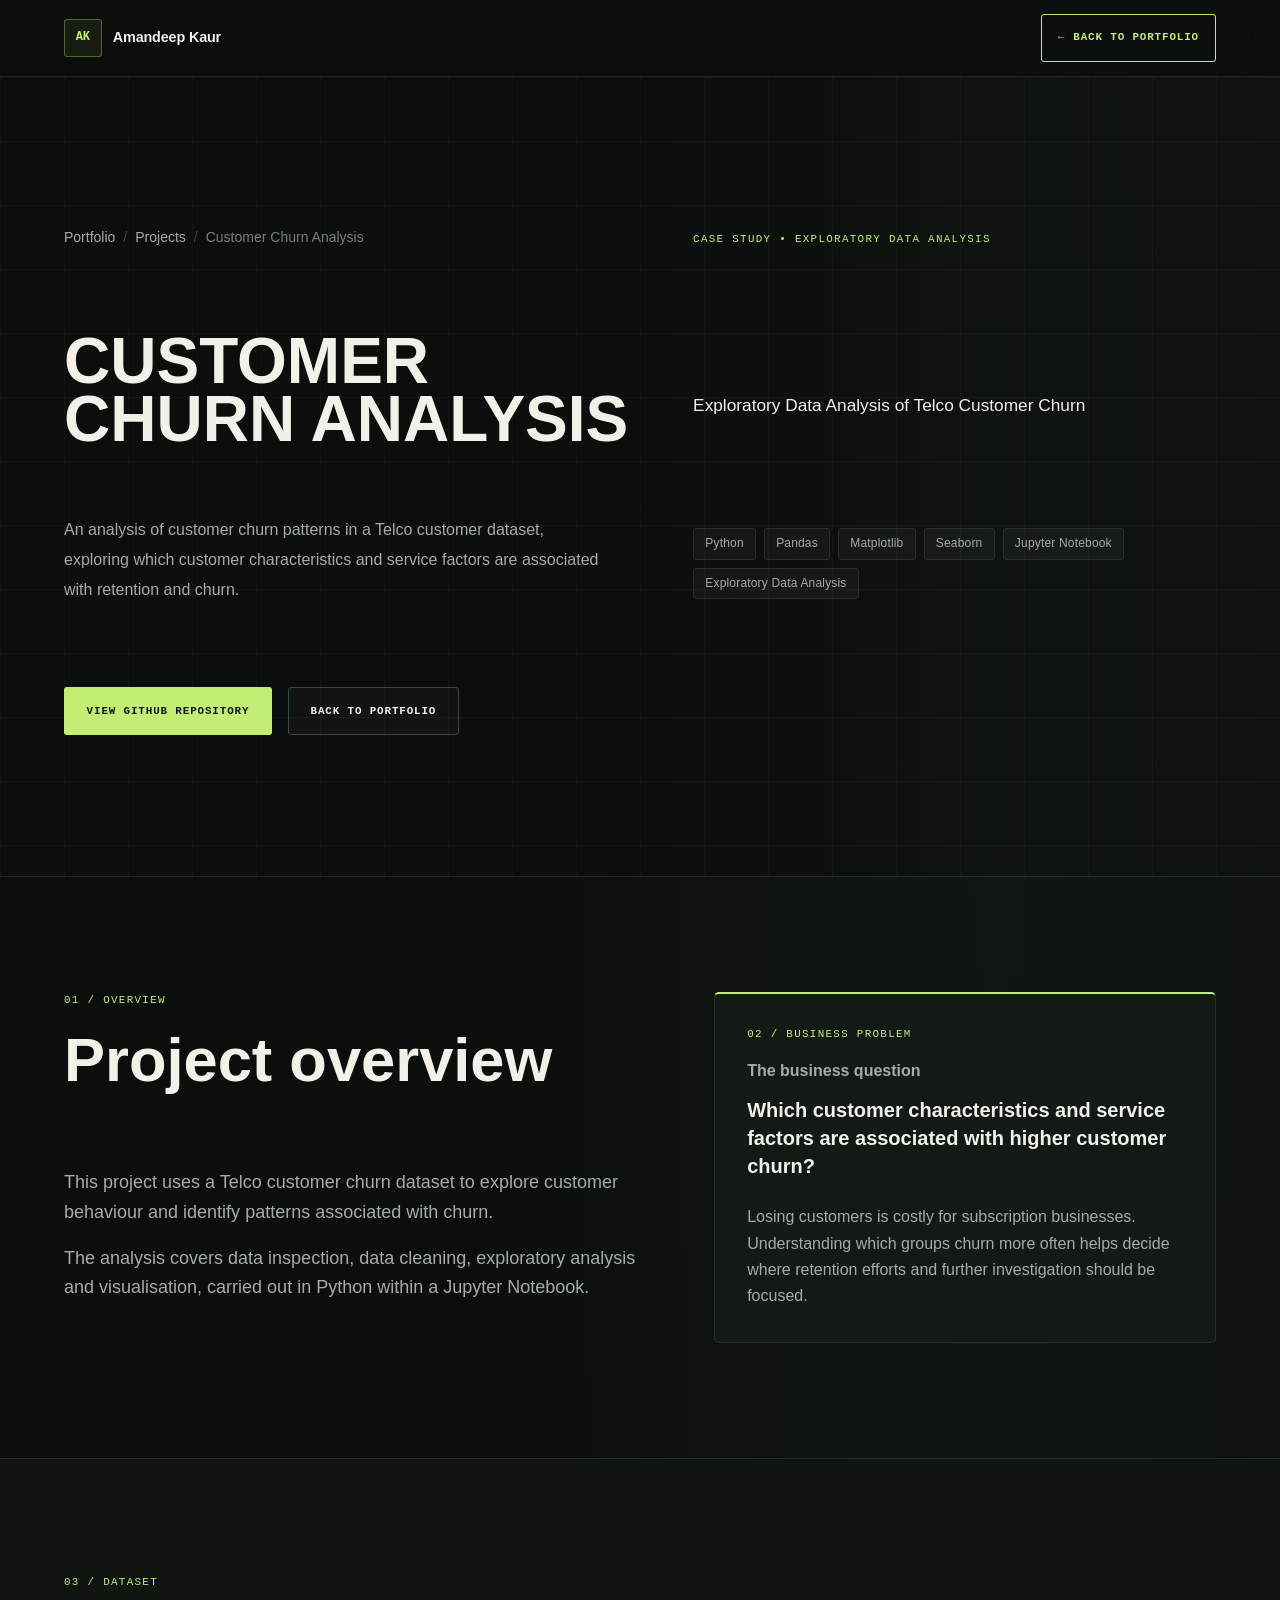
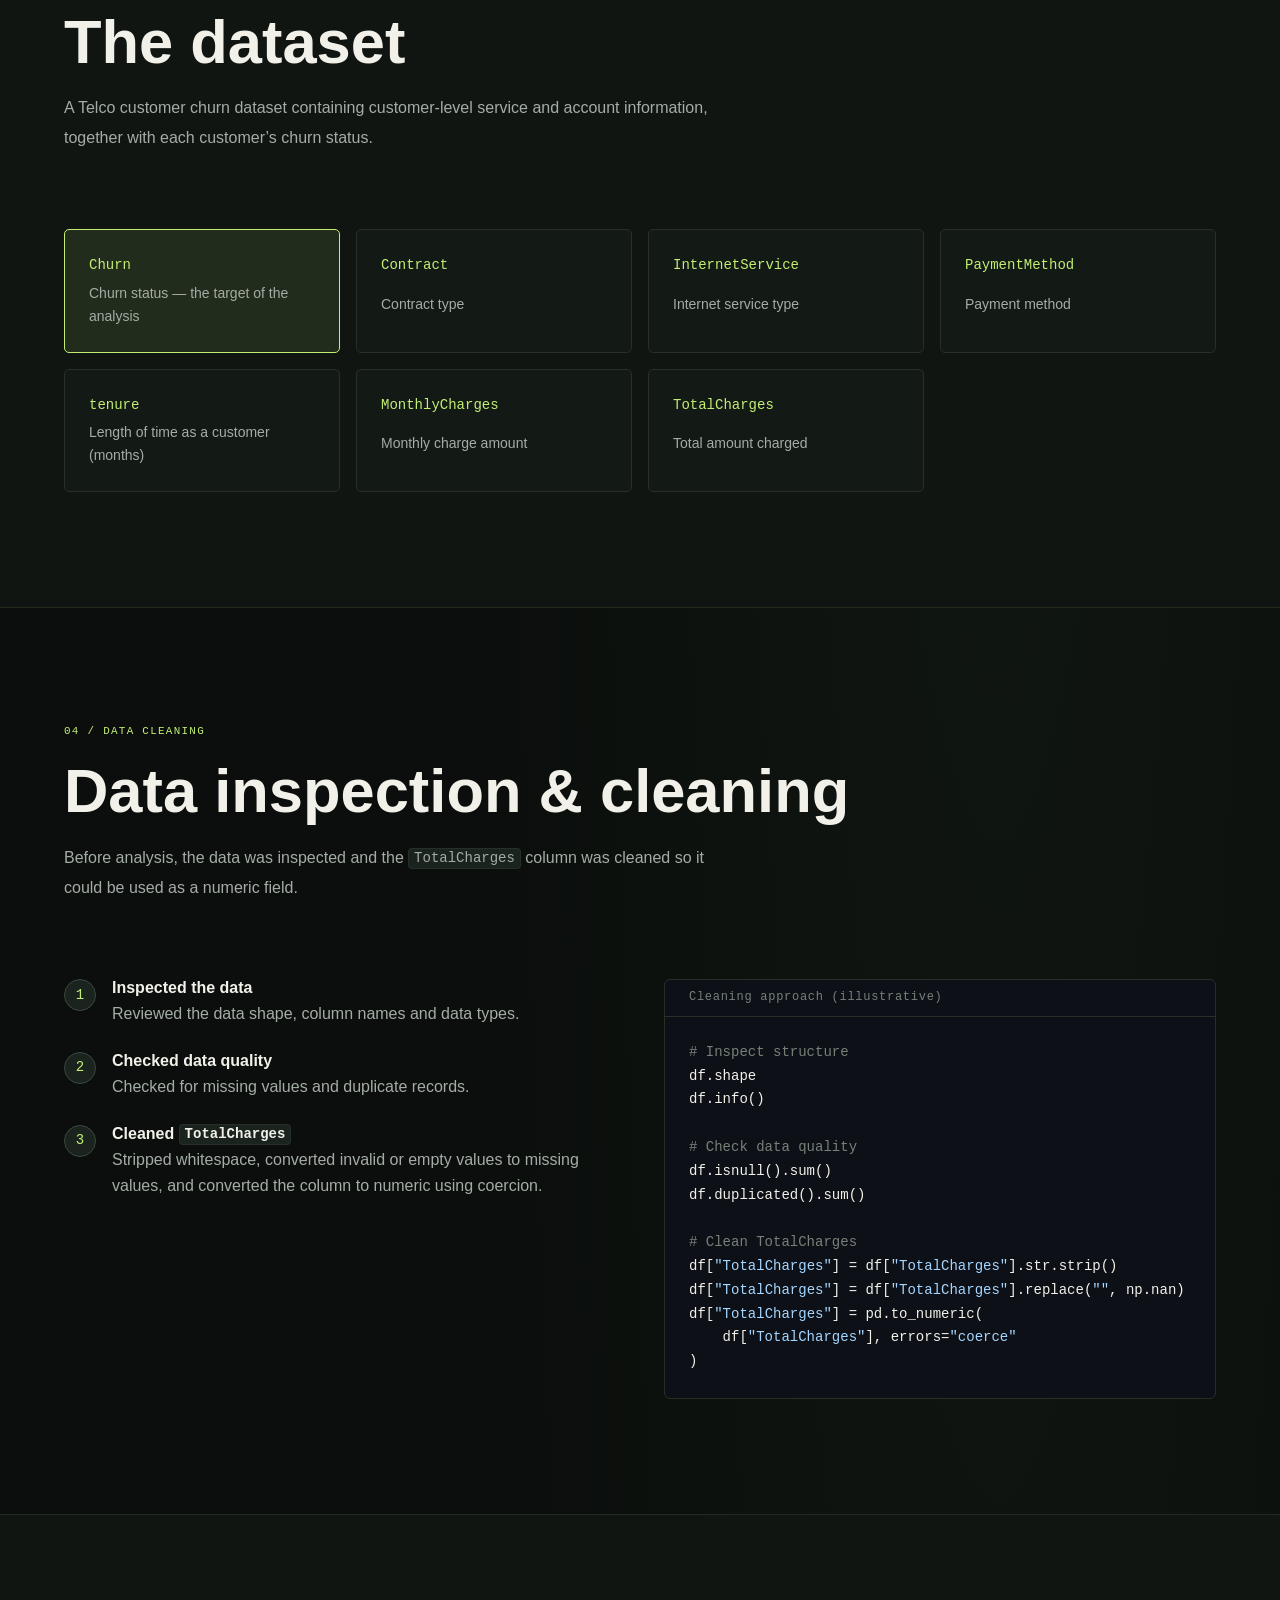
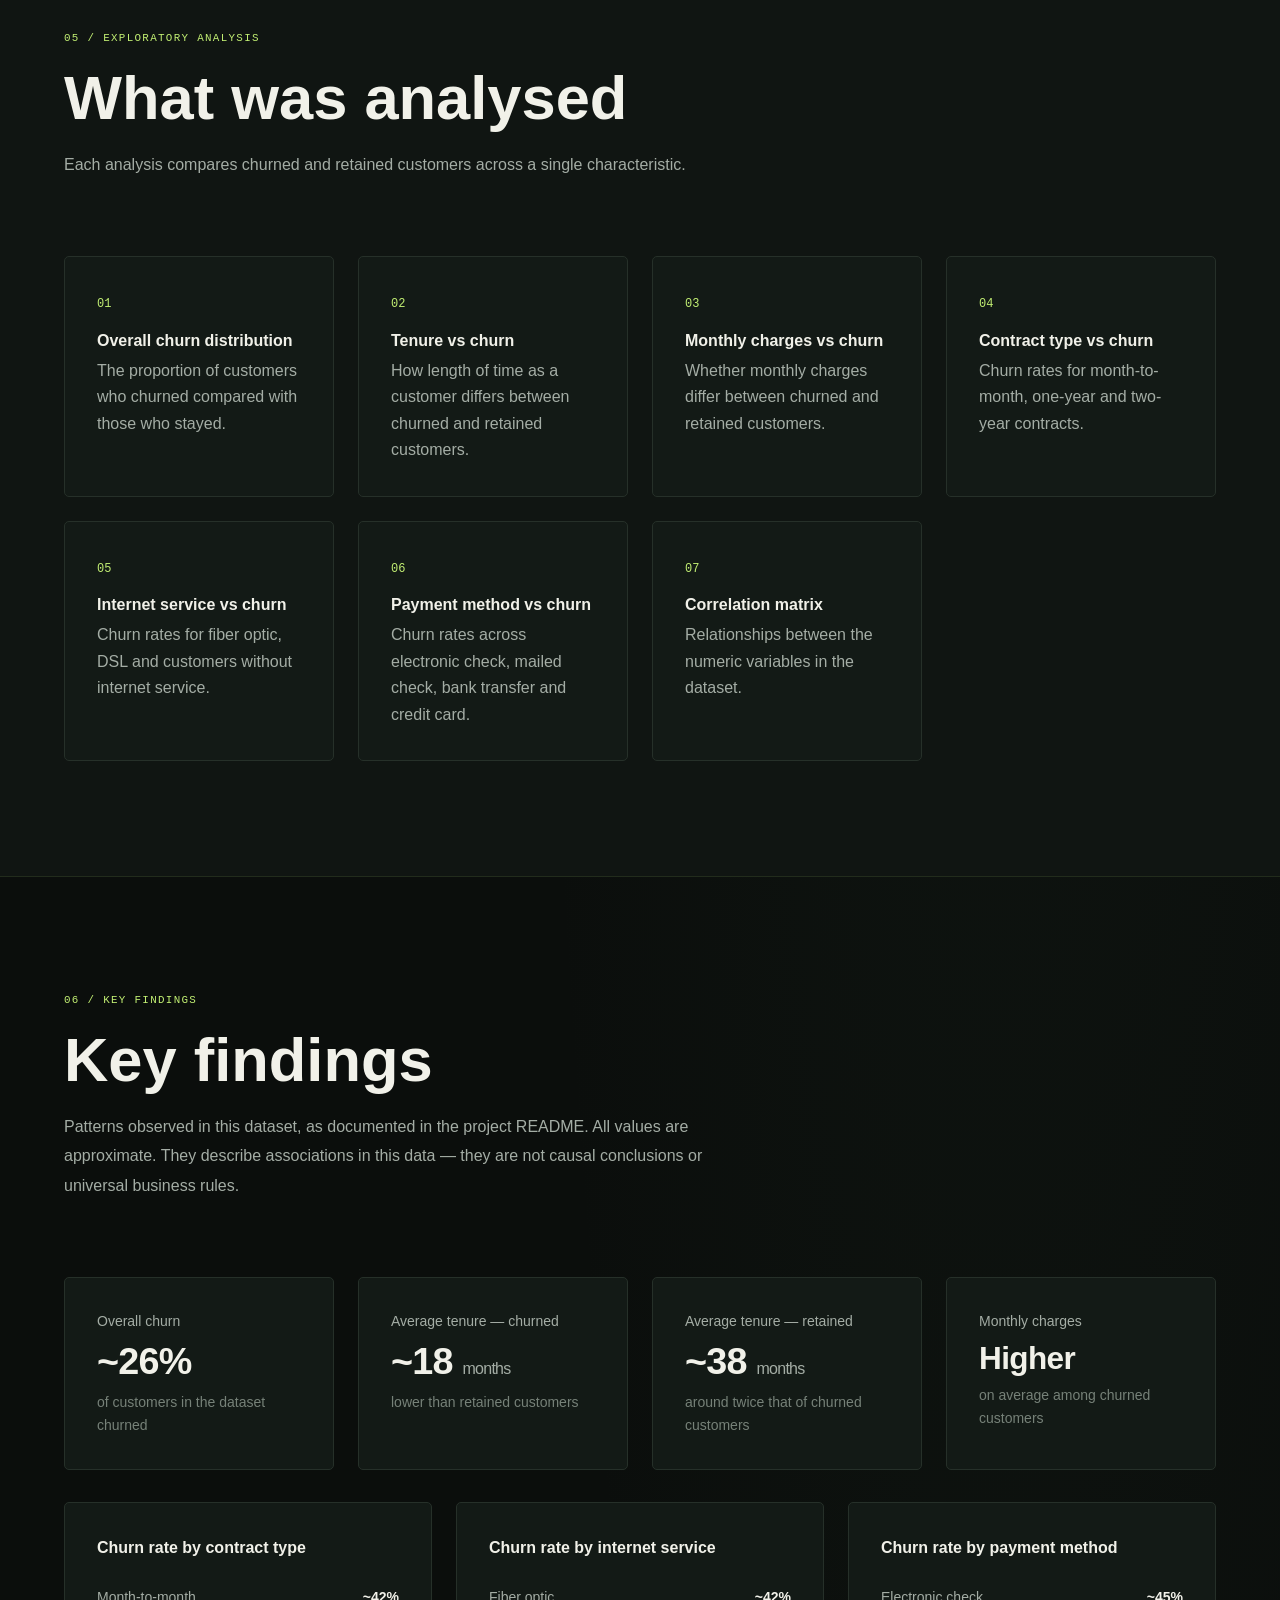
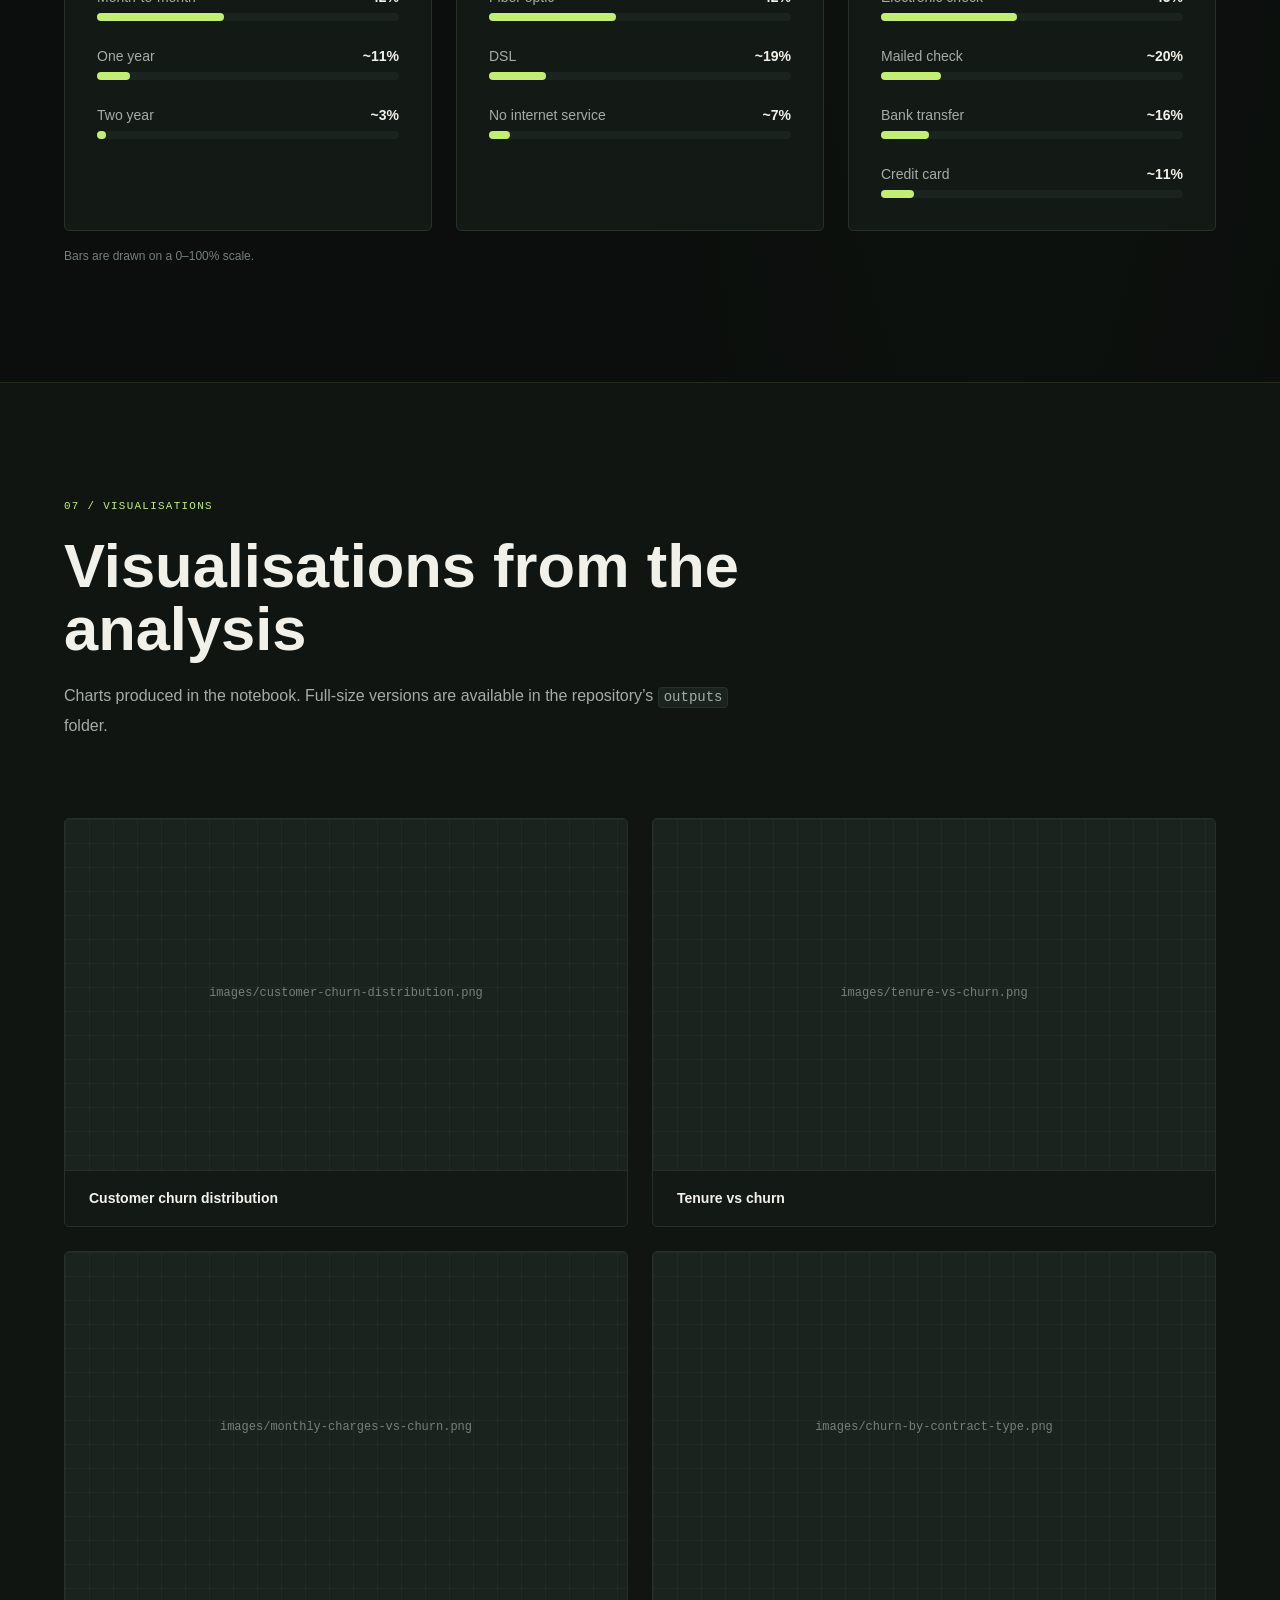
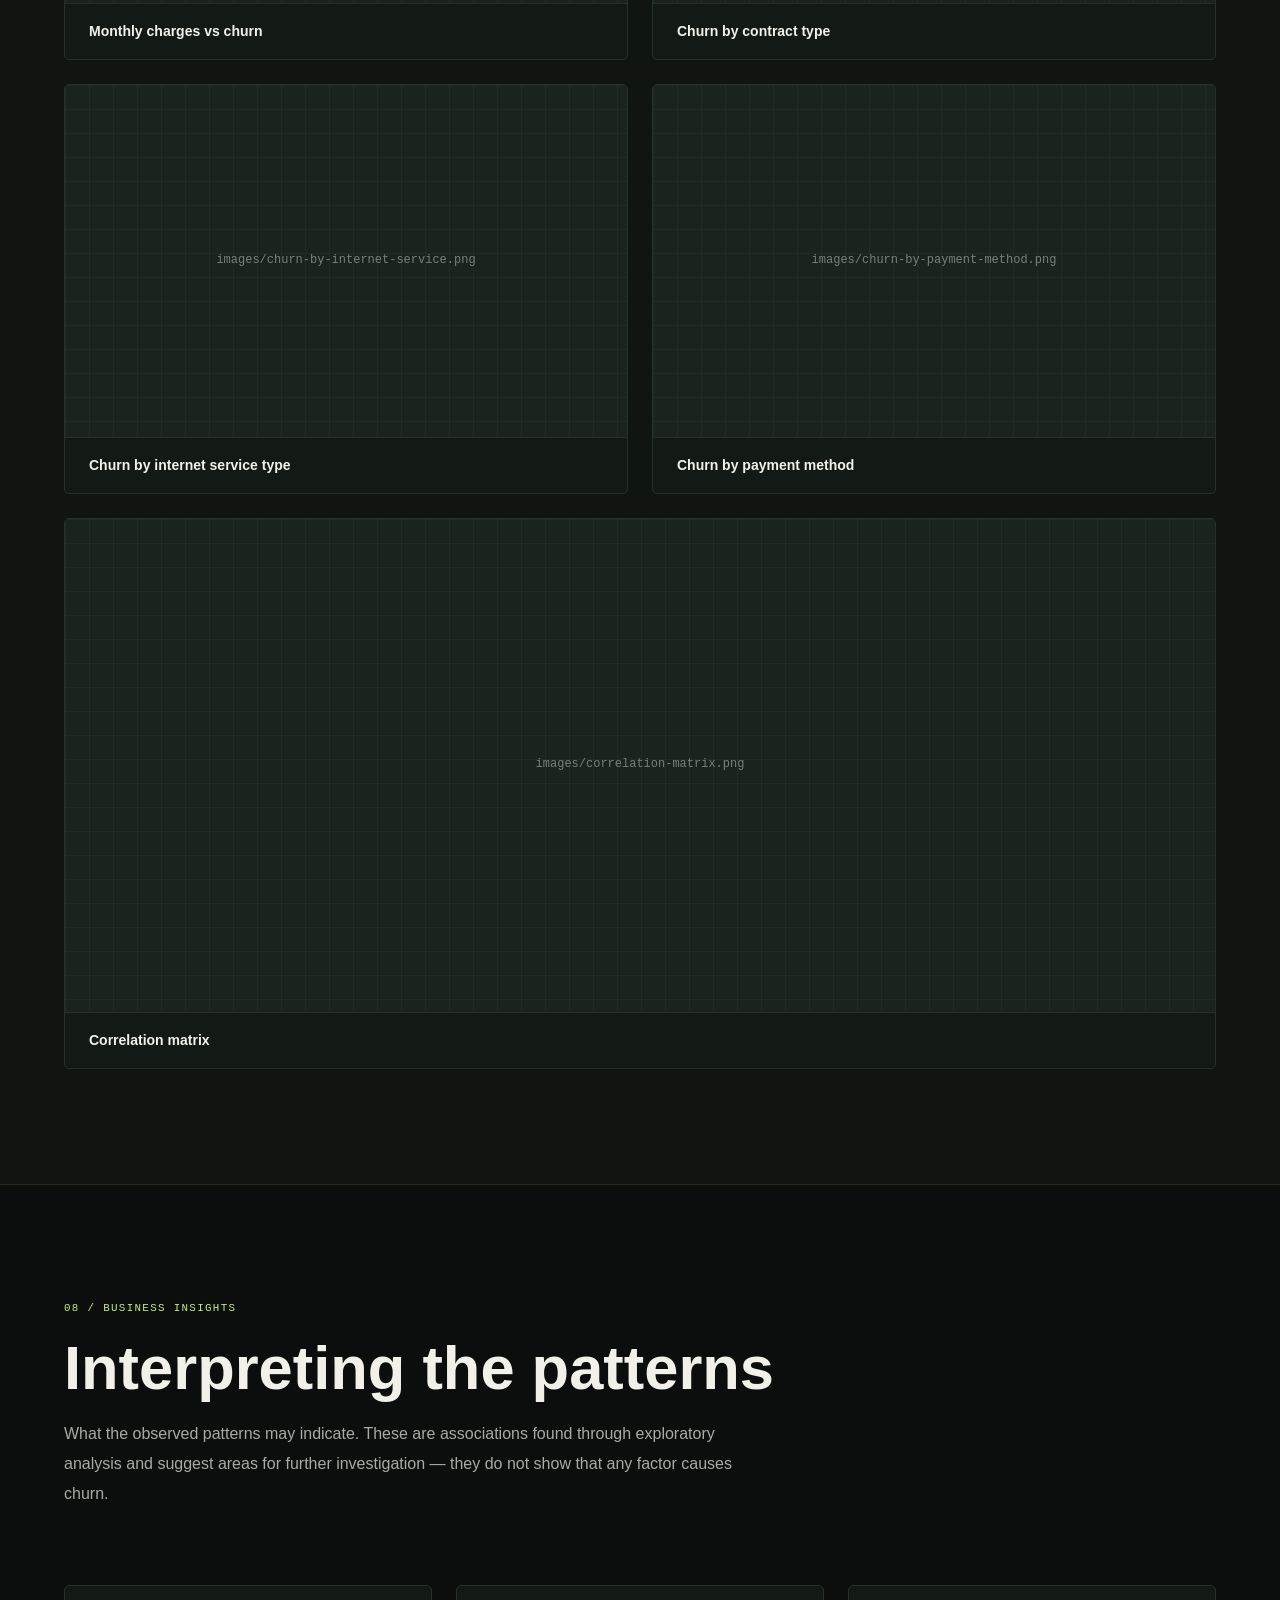
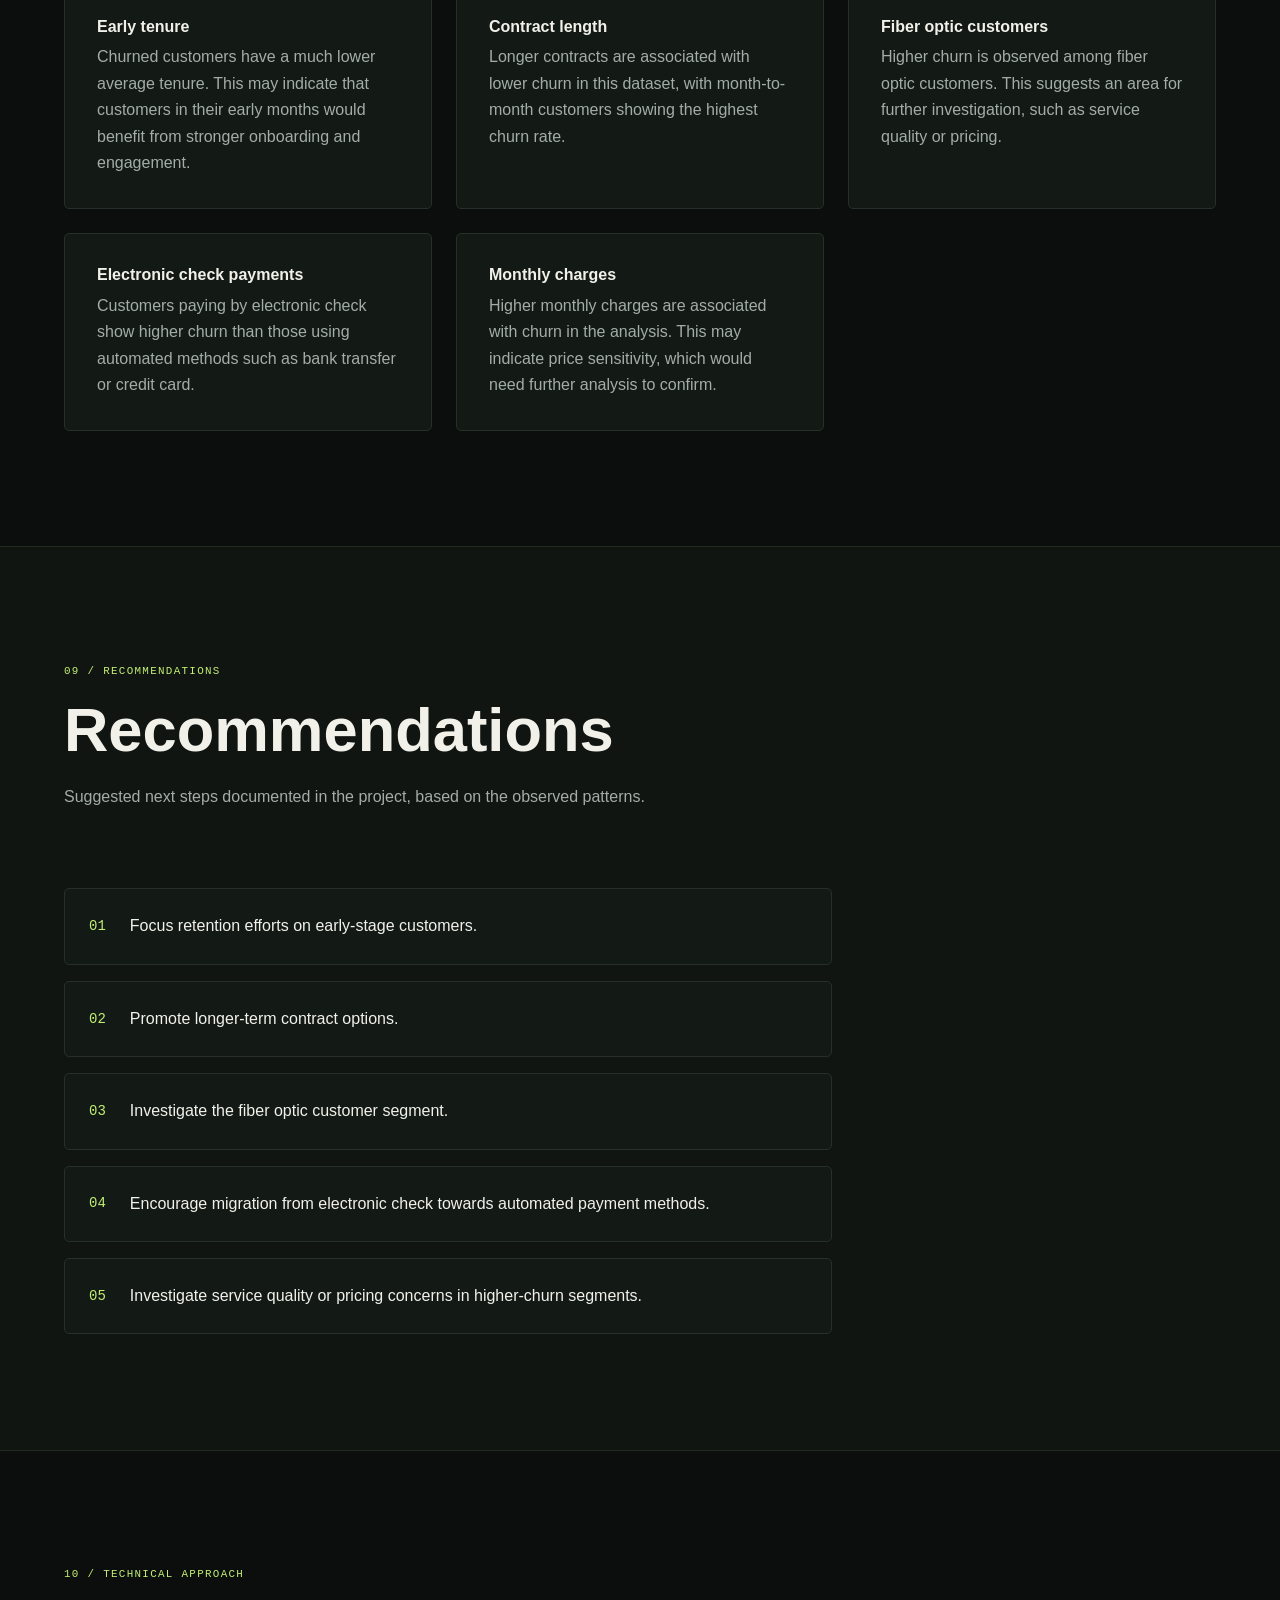
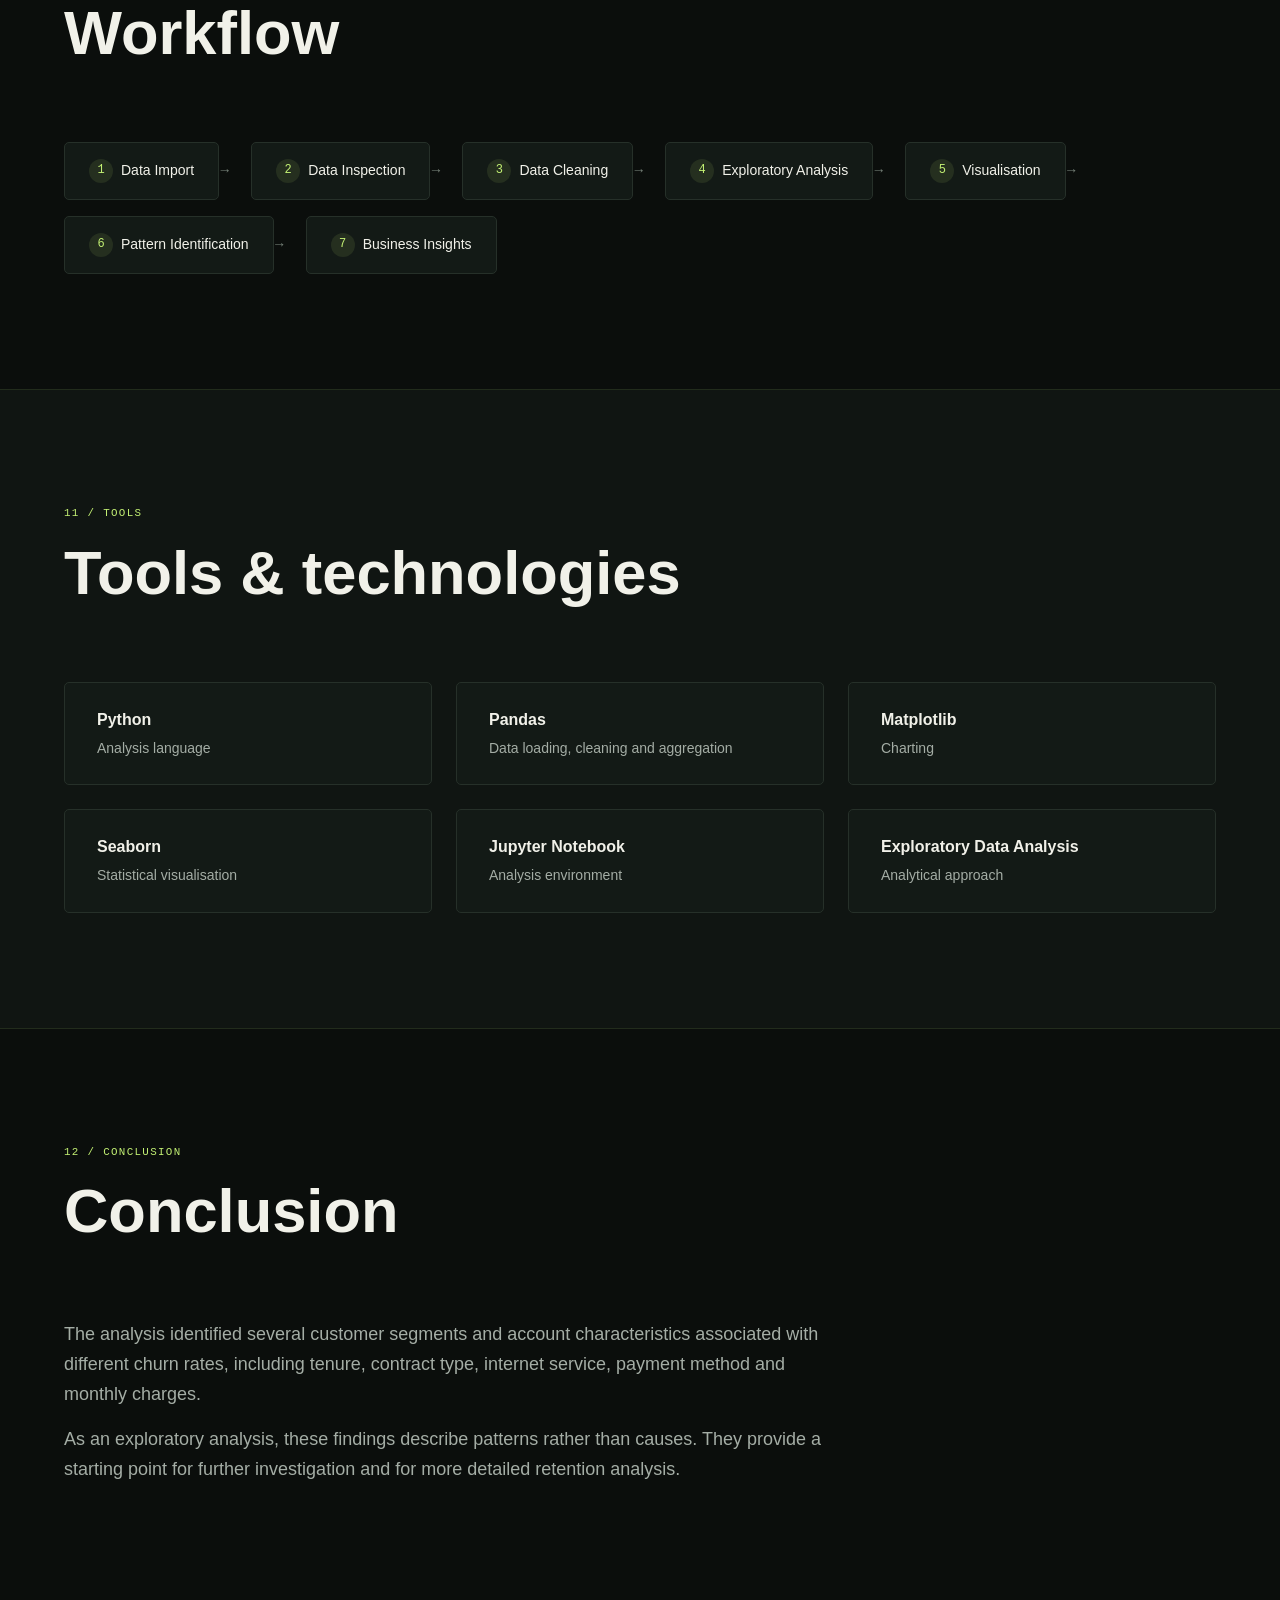
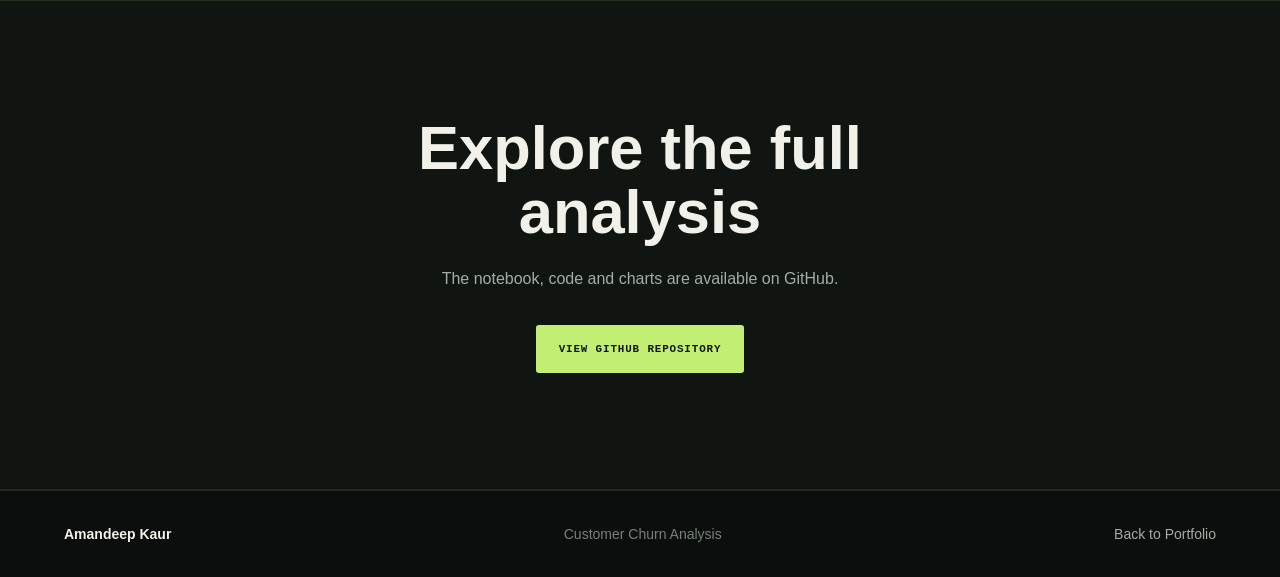
<file: projects/customer-churn/index.html>
<!DOCTYPE html>
<html lang="en-GB">
<head>
  <meta charset="UTF-8">
  <meta name="viewport" content="width=device-width, initial-scale=1.0">
  <meta name="description" content="Customer Churn Analysis — exploratory data analysis of a Telco customer churn dataset using Python, Pandas, Matplotlib and Seaborn.">
  <meta name="theme-color" content="#0b0f14">
  <title>Customer Churn Analysis | Amandeep Kaur</title>
  <!-- Shared portfolio design system (read only), then page-specific styles -->
  <link rel="stylesheet" href="../../css/style.css">
  <link rel="stylesheet" href="project.css">
</head>
<body>
  <a class="skip-link" href="#main">Skip to content</a>

  <!-- ===== Header ===== -->
  <header class="site-header">
    <div class="container header-inner">
      <a class="logo" href="../../index.html" aria-label="Amandeep Kaur — portfolio home">
        <span class="logo-mark" aria-hidden="true">AK</span>
        <span class="logo-text">Amandeep Kaur</span>
      </a>
      <a class="btn btn-outline btn-sm" href="../../index.html#projects">
        <span aria-hidden="true">&larr;</span> Back to Portfolio
      </a>
    </div>
  </header>

  <main id="main">

    <!-- ===== 1. Project hero ===== -->
    <section class="hero case-hero" aria-labelledby="case-title">
      <div class="container hero-inner">
        <nav class="breadcrumb" aria-label="Breadcrumb">
          <ol>
            <li><a href="../../index.html">Portfolio</a></li>
            <li><a href="../../index.html#projects">Projects</a></li>
            <li aria-current="page">Customer Churn Analysis</li>
          </ol>
        </nav>
        <p class="eyebrow">Case Study &bull; Exploratory Data Analysis</p>
        <h1 class="hero-title case-title" id="case-title">Customer Churn Analysis</h1>
        <p class="hero-headline">Exploratory Data Analysis of Telco Customer Churn</p>
        <p class="hero-description">An analysis of customer churn patterns in a Telco customer dataset, exploring which customer characteristics and service factors are associated with retention and churn.</p>
        <ul class="tag-list case-tags" aria-label="Technologies used">
          <li class="tag">Python</li>
          <li class="tag">Pandas</li>
          <li class="tag">Matplotlib</li>
          <li class="tag">Seaborn</li>
          <li class="tag">Jupyter Notebook</li>
          <li class="tag">Exploratory Data Analysis</li>
        </ul>
        <div class="btn-group">
          <a class="btn btn-primary" href="https://github.com/Aman1232606/Telco-churn-EDA" target="_blank" rel="noopener">View GitHub Repository</a>
          <a class="btn btn-secondary" href="../../index.html">Back to Portfolio</a>
        </div>
      </div>
    </section>

    <!-- ===== 2. Overview + 3. Business problem ===== -->
    <section class="section" id="overview" aria-labelledby="overview-title">
      <div class="container">
        <div class="split">
          <div>
            <header class="section-header">
              <p class="section-label">01 / Overview</p>
              <h2 class="section-title" id="overview-title">Project overview</h2>
            </header>
            <div class="prose">
              <p>This project uses a Telco customer churn dataset to explore customer behaviour and identify patterns associated with churn.</p>
              <p>The analysis covers data inspection, data cleaning, exploratory analysis and visualisation, carried out in Python within a Jupyter Notebook.</p>
            </div>
          </div>

          <aside class="card question-card" aria-labelledby="problem-title">
            <p class="section-label">02 / Business problem</p>
            <h2 class="question-heading" id="problem-title">The business question</h2>
            <blockquote class="question">
              <p>Which customer characteristics and service factors are associated with higher customer churn?</p>
            </blockquote>
            <p class="muted">Losing customers is costly for subscription businesses. Understanding which groups churn more often helps decide where retention efforts and further investigation should be focused.</p>
          </aside>
        </div>
      </div>
    </section>

    <!-- ===== 4. Dataset ===== -->
    <section class="section section-alt" id="dataset" aria-labelledby="dataset-title">
      <div class="container">
        <header class="section-header">
          <p class="section-label">03 / Dataset</p>
          <h2 class="section-title" id="dataset-title">The dataset</h2>
          <p class="section-intro">A Telco customer churn dataset containing customer-level service and account information, together with each customer&rsquo;s churn status.</p>
        </header>

        <ul class="field-grid" aria-label="Key fields used in the analysis">
          <li class="field-card field-card-target">
            <span class="field-name">Churn</span>
            <span class="field-desc">Churn status &mdash; the target of the analysis</span>
          </li>
          <li class="field-card">
            <span class="field-name">Contract</span>
            <span class="field-desc">Contract type</span>
          </li>
          <li class="field-card">
            <span class="field-name">InternetService</span>
            <span class="field-desc">Internet service type</span>
          </li>
          <li class="field-card">
            <span class="field-name">PaymentMethod</span>
            <span class="field-desc">Payment method</span>
          </li>
          <li class="field-card">
            <span class="field-name">tenure</span>
            <span class="field-desc">Length of time as a customer (months)</span>
          </li>
          <li class="field-card">
            <span class="field-name">MonthlyCharges</span>
            <span class="field-desc">Monthly charge amount</span>
          </li>
          <li class="field-card">
            <span class="field-name">TotalCharges</span>
            <span class="field-desc">Total amount charged</span>
          </li>
        </ul>
      </div>
    </section>

    <!-- ===== 5. Data cleaning ===== -->
    <section class="section" id="cleaning" aria-labelledby="cleaning-title">
      <div class="container">
        <header class="section-header">
          <p class="section-label">04 / Data cleaning</p>
          <h2 class="section-title" id="cleaning-title">Data inspection &amp; cleaning</h2>
          <p class="section-intro">Before analysis, the data was inspected and the <code>TotalCharges</code> column was cleaned so it could be used as a numeric field.</p>
        </header>

        <div class="split split-even">
          <ol class="step-list">
            <li>
              <h3 class="step-title">Inspected the data</h3>
              <p>Reviewed the data shape, column names and data types.</p>
            </li>
            <li>
              <h3 class="step-title">Checked data quality</h3>
              <p>Checked for missing values and duplicate records.</p>
            </li>
            <li>
              <h3 class="step-title">Cleaned <code>TotalCharges</code></h3>
              <p>Stripped whitespace, converted invalid or empty values to missing values, and converted the column to numeric using coercion.</p>
            </li>
          </ol>

          <figure class="code-card">
            <figcaption class="code-caption">Cleaning approach (illustrative)</figcaption>
            <pre><code><span class="c"># Inspect structure</span>
df.shape
df.info()

<span class="c"># Check data quality</span>
df.isnull().sum()
df.duplicated().sum()

<span class="c"># Clean TotalCharges</span>
df[<span class="s">"TotalCharges"</span>] = df[<span class="s">"TotalCharges"</span>].str.strip()
df[<span class="s">"TotalCharges"</span>] = df[<span class="s">"TotalCharges"</span>].replace(<span class="s">""</span>, np.nan)
df[<span class="s">"TotalCharges"</span>] = pd.to_numeric(
    df[<span class="s">"TotalCharges"</span>], errors=<span class="s">"coerce"</span>
)</code></pre>
          </figure>
        </div>
      </div>
    </section>

    <!-- ===== 6. Exploratory data analysis ===== -->
    <section class="section section-alt" id="eda" aria-labelledby="eda-title">
      <div class="container">
        <header class="section-header">
          <p class="section-label">05 / Exploratory analysis</p>
          <h2 class="section-title" id="eda-title">What was analysed</h2>
          <p class="section-intro">Each analysis compares churned and retained customers across a single characteristic.</p>
        </header>

        <ol class="analysis-grid">
          <li class="card analysis-card">
            <span class="analysis-index" aria-hidden="true">01</span>
            <h3 class="card-title">Overall churn distribution</h3>
            <p>The proportion of customers who churned compared with those who stayed.</p>
          </li>
          <li class="card analysis-card">
            <span class="analysis-index" aria-hidden="true">02</span>
            <h3 class="card-title">Tenure vs churn</h3>
            <p>How length of time as a customer differs between churned and retained customers.</p>
          </li>
          <li class="card analysis-card">
            <span class="analysis-index" aria-hidden="true">03</span>
            <h3 class="card-title">Monthly charges vs churn</h3>
            <p>Whether monthly charges differ between churned and retained customers.</p>
          </li>
          <li class="card analysis-card">
            <span class="analysis-index" aria-hidden="true">04</span>
            <h3 class="card-title">Contract type vs churn</h3>
            <p>Churn rates for month-to-month, one-year and two-year contracts.</p>
          </li>
          <li class="card analysis-card">
            <span class="analysis-index" aria-hidden="true">05</span>
            <h3 class="card-title">Internet service vs churn</h3>
            <p>Churn rates for fiber optic, DSL and customers without internet service.</p>
          </li>
          <li class="card analysis-card">
            <span class="analysis-index" aria-hidden="true">06</span>
            <h3 class="card-title">Payment method vs churn</h3>
            <p>Churn rates across electronic check, mailed check, bank transfer and credit card.</p>
          </li>
          <li class="card analysis-card">
            <span class="analysis-index" aria-hidden="true">07</span>
            <h3 class="card-title">Correlation matrix</h3>
            <p>Relationships between the numeric variables in the dataset.</p>
          </li>
        </ol>
      </div>
    </section>

    <!-- ===== 7. Key findings ===== -->
    <section class="section" id="findings" aria-labelledby="findings-title">
      <div class="container">
        <header class="section-header">
          <p class="section-label">06 / Key findings</p>
          <h2 class="section-title" id="findings-title">Key findings</h2>
          <p class="section-intro">Patterns observed in this dataset, as documented in the project README. All values are approximate. They describe associations in this data &mdash; they are not causal conclusions or universal business rules.</p>
        </header>

        <div class="stat-grid">
          <div class="card stat-card">
            <p class="stat-label">Overall churn</p>
            <p class="stat-value">~26%</p>
            <p class="stat-note">of customers in the dataset churned</p>
          </div>
          <div class="card stat-card">
            <p class="stat-label">Average tenure &mdash; churned</p>
            <p class="stat-value">~18 <span class="stat-unit">months</span></p>
            <p class="stat-note">lower than retained customers</p>
          </div>
          <div class="card stat-card">
            <p class="stat-label">Average tenure &mdash; retained</p>
            <p class="stat-value">~38 <span class="stat-unit">months</span></p>
            <p class="stat-note">around twice that of churned customers</p>
          </div>
          <div class="card stat-card">
            <p class="stat-label">Monthly charges</p>
            <p class="stat-value stat-value-text">Higher</p>
            <p class="stat-note">on average among churned customers</p>
          </div>
        </div>

        <div class="chart-grid">
          <figure class="card bar-chart">
            <figcaption class="bar-chart-title">Churn rate by contract type</figcaption>
            <ul class="bars">
              <li class="bar-row" style="--value: 42">
                <span class="bar-label">Month-to-month</span>
                <span class="bar-track" aria-hidden="true"><span class="bar-fill"></span></span>
                <span class="bar-value">~42%</span>
              </li>
              <li class="bar-row" style="--value: 11">
                <span class="bar-label">One year</span>
                <span class="bar-track" aria-hidden="true"><span class="bar-fill"></span></span>
                <span class="bar-value">~11%</span>
              </li>
              <li class="bar-row" style="--value: 3">
                <span class="bar-label">Two year</span>
                <span class="bar-track" aria-hidden="true"><span class="bar-fill"></span></span>
                <span class="bar-value">~3%</span>
              </li>
            </ul>
          </figure>

          <figure class="card bar-chart">
            <figcaption class="bar-chart-title">Churn rate by internet service</figcaption>
            <ul class="bars">
              <li class="bar-row" style="--value: 42">
                <span class="bar-label">Fiber optic</span>
                <span class="bar-track" aria-hidden="true"><span class="bar-fill"></span></span>
                <span class="bar-value">~42%</span>
              </li>
              <li class="bar-row" style="--value: 19">
                <span class="bar-label">DSL</span>
                <span class="bar-track" aria-hidden="true"><span class="bar-fill"></span></span>
                <span class="bar-value">~19%</span>
              </li>
              <li class="bar-row" style="--value: 7">
                <span class="bar-label">No internet service</span>
                <span class="bar-track" aria-hidden="true"><span class="bar-fill"></span></span>
                <span class="bar-value">~7%</span>
              </li>
            </ul>
          </figure>

          <figure class="card bar-chart">
            <figcaption class="bar-chart-title">Churn rate by payment method</figcaption>
            <ul class="bars">
              <li class="bar-row" style="--value: 45">
                <span class="bar-label">Electronic check</span>
                <span class="bar-track" aria-hidden="true"><span class="bar-fill"></span></span>
                <span class="bar-value">~45%</span>
              </li>
              <li class="bar-row" style="--value: 20">
                <span class="bar-label">Mailed check</span>
                <span class="bar-track" aria-hidden="true"><span class="bar-fill"></span></span>
                <span class="bar-value">~20%</span>
              </li>
              <li class="bar-row" style="--value: 16">
                <span class="bar-label">Bank transfer</span>
                <span class="bar-track" aria-hidden="true"><span class="bar-fill"></span></span>
                <span class="bar-value">~16%</span>
              </li>
              <li class="bar-row" style="--value: 11">
                <span class="bar-label">Credit card</span>
                <span class="bar-track" aria-hidden="true"><span class="bar-fill"></span></span>
                <span class="bar-value">~11%</span>
              </li>
            </ul>
          </figure>
        </div>
        <p class="chart-note">Bars are drawn on a 0&ndash;100% scale.</p>
      </div>
    </section>

    <!-- ===== 8. Visualisations ===== -->
    <section class="section section-alt" id="visualisations" aria-labelledby="visualisations-title">
      <div class="container">
        <header class="section-header">
          <p class="section-label">07 / Visualisations</p>
          <h2 class="section-title" id="visualisations-title">Visualisations from the analysis</h2>
          <p class="section-intro">Charts produced in the notebook. Full-size versions are available in the repository&rsquo;s <code>outputs</code> folder.</p>
        </header>

        <!--
          To add each chart: download it from the repository's outputs/ folder, save it into
          projects/customer-churn/images/ using the filename shown in the comment, then replace
          the <div class="figure-placeholder"> with the <img> tag shown.
        -->
        <div class="figure-grid">
          <figure class="card figure-card">
            <!-- Source: https://github.com/Aman1232606/Telco-churn-EDA/blob/main/outputs/Customerchurn%20Distribution.png
                 <img src="images/customer-churn-distribution.png" alt="Chart showing the distribution of churned and retained customers" loading="lazy"> -->
            <div class="figure-placeholder" role="img" aria-label="Placeholder for the customer churn distribution chart">
              <span>images/customer-churn-distribution.png</span>
            </div>
            <figcaption>Customer churn distribution</figcaption>
          </figure>

          <figure class="card figure-card">
            <!-- Source: https://github.com/Aman1232606/Telco-churn-EDA/blob/main/outputs/Tenure%20vs%20Churn.png
                 <img src="images/tenure-vs-churn.png" alt="Chart comparing tenure for churned and retained customers" loading="lazy"> -->
            <div class="figure-placeholder" role="img" aria-label="Placeholder for the tenure vs churn chart">
              <span>images/tenure-vs-churn.png</span>
            </div>
            <figcaption>Tenure vs churn</figcaption>
          </figure>

          <figure class="card figure-card">
            <!-- Source: https://github.com/Aman1232606/Telco-churn-EDA/blob/main/outputs/Monthly%20Charges%20vs%20Churn.png
                 <img src="images/monthly-charges-vs-churn.png" alt="Chart comparing monthly charges for churned and retained customers" loading="lazy"> -->
            <div class="figure-placeholder" role="img" aria-label="Placeholder for the monthly charges vs churn chart">
              <span>images/monthly-charges-vs-churn.png</span>
            </div>
            <figcaption>Monthly charges vs churn</figcaption>
          </figure>

          <figure class="card figure-card">
            <!-- Source: https://github.com/Aman1232606/Telco-churn-EDA/blob/main/outputs/Churn%20by%20Contract%20Type.png
                 <img src="images/churn-by-contract-type.png" alt="Chart showing churn by contract type" loading="lazy"> -->
            <div class="figure-placeholder" role="img" aria-label="Placeholder for the churn by contract type chart">
              <span>images/churn-by-contract-type.png</span>
            </div>
            <figcaption>Churn by contract type</figcaption>
          </figure>

          <figure class="card figure-card">
            <!-- Source: https://github.com/Aman1232606/Telco-churn-EDA/blob/main/outputs/Churn%20by%20Internet%20Service%20Type.png
                 <img src="images/churn-by-internet-service.png" alt="Chart showing churn by internet service type" loading="lazy"> -->
            <div class="figure-placeholder" role="img" aria-label="Placeholder for the churn by internet service type chart">
              <span>images/churn-by-internet-service.png</span>
            </div>
            <figcaption>Churn by internet service type</figcaption>
          </figure>

          <figure class="card figure-card">
            <!-- Source: https://github.com/Aman1232606/Telco-churn-EDA/blob/main/outputs/Churn%20by%20Payment%20Method.png
                 <img src="images/churn-by-payment-method.png" alt="Chart showing churn by payment method" loading="lazy"> -->
            <div class="figure-placeholder" role="img" aria-label="Placeholder for the churn by payment method chart">
              <span>images/churn-by-payment-method.png</span>
            </div>
            <figcaption>Churn by payment method</figcaption>
          </figure>

          <figure class="card figure-card figure-card-wide">
            <!-- Source: https://github.com/Aman1232606/Telco-churn-EDA/blob/main/outputs/Correlation%20Matrix.png
                 <img src="images/correlation-matrix.png" alt="Correlation matrix of the numeric variables in the dataset" loading="lazy"> -->
            <div class="figure-placeholder" role="img" aria-label="Placeholder for the correlation matrix">
              <span>images/correlation-matrix.png</span>
            </div>
            <figcaption>Correlation matrix</figcaption>
          </figure>
        </div>
      </div>
    </section>

    <!-- ===== 9. Business insights ===== -->
    <section class="section" id="insights" aria-labelledby="insights-title">
      <div class="container">
        <header class="section-header">
          <p class="section-label">08 / Business insights</p>
          <h2 class="section-title" id="insights-title">Interpreting the patterns</h2>
          <p class="section-intro">What the observed patterns may indicate. These are associations found through exploratory analysis and suggest areas for further investigation &mdash; they do not show that any factor causes churn.</p>
        </header>

        <div class="insight-grid">
          <article class="card insight-card">
            <h3 class="card-title">Early tenure</h3>
            <p>Churned customers have a much lower average tenure. This may indicate that customers in their early months would benefit from stronger onboarding and engagement.</p>
          </article>
          <article class="card insight-card">
            <h3 class="card-title">Contract length</h3>
            <p>Longer contracts are associated with lower churn in this dataset, with month-to-month customers showing the highest churn rate.</p>
          </article>
          <article class="card insight-card">
            <h3 class="card-title">Fiber optic customers</h3>
            <p>Higher churn is observed among fiber optic customers. This suggests an area for further investigation, such as service quality or pricing.</p>
          </article>
          <article class="card insight-card">
            <h3 class="card-title">Electronic check payments</h3>
            <p>Customers paying by electronic check show higher churn than those using automated methods such as bank transfer or credit card.</p>
          </article>
          <article class="card insight-card">
            <h3 class="card-title">Monthly charges</h3>
            <p>Higher monthly charges are associated with churn in the analysis. This may indicate price sensitivity, which would need further analysis to confirm.</p>
          </article>
        </div>
      </div>
    </section>

    <!-- ===== 10. Recommendations ===== -->
    <section class="section section-alt" id="recommendations" aria-labelledby="recommendations-title">
      <div class="container">
        <header class="section-header">
          <p class="section-label">09 / Recommendations</p>
          <h2 class="section-title" id="recommendations-title">Recommendations</h2>
          <p class="section-intro">Suggested next steps documented in the project, based on the observed patterns.</p>
        </header>

        <ol class="recommendation-list">
          <li>Focus retention efforts on early-stage customers.</li>
          <li>Promote longer-term contract options.</li>
          <li>Investigate the fiber optic customer segment.</li>
          <li>Encourage migration from electronic check towards automated payment methods.</li>
          <li>Investigate service quality or pricing concerns in higher-churn segments.</li>
        </ol>
      </div>
    </section>

    <!-- ===== 11. Technical approach ===== -->
    <section class="section" id="approach" aria-labelledby="approach-title">
      <div class="container">
        <header class="section-header">
          <p class="section-label">10 / Technical approach</p>
          <h2 class="section-title" id="approach-title">Workflow</h2>
        </header>

        <ol class="workflow">
          <li class="workflow-step"><span class="workflow-index" aria-hidden="true">1</span>Data Import</li>
          <li class="workflow-step"><span class="workflow-index" aria-hidden="true">2</span>Data Inspection</li>
          <li class="workflow-step"><span class="workflow-index" aria-hidden="true">3</span>Data Cleaning</li>
          <li class="workflow-step"><span class="workflow-index" aria-hidden="true">4</span>Exploratory Analysis</li>
          <li class="workflow-step"><span class="workflow-index" aria-hidden="true">5</span>Visualisation</li>
          <li class="workflow-step"><span class="workflow-index" aria-hidden="true">6</span>Pattern Identification</li>
          <li class="workflow-step"><span class="workflow-index" aria-hidden="true">7</span>Business Insights</li>
        </ol>
      </div>
    </section>

    <!-- ===== 12. Tools & technologies ===== -->
    <section class="section section-alt" id="tools" aria-labelledby="tools-title">
      <div class="container">
        <header class="section-header">
          <p class="section-label">11 / Tools</p>
          <h2 class="section-title" id="tools-title">Tools &amp; technologies</h2>
        </header>

        <ul class="tool-grid">
          <li class="card tool-card">
            <span class="tool-name">Python</span>
            <span class="tool-use">Analysis language</span>
          </li>
          <li class="card tool-card">
            <span class="tool-name">Pandas</span>
            <span class="tool-use">Data loading, cleaning and aggregation</span>
          </li>
          <li class="card tool-card">
            <span class="tool-name">Matplotlib</span>
            <span class="tool-use">Charting</span>
          </li>
          <li class="card tool-card">
            <span class="tool-name">Seaborn</span>
            <span class="tool-use">Statistical visualisation</span>
          </li>
          <li class="card tool-card">
            <span class="tool-name">Jupyter Notebook</span>
            <span class="tool-use">Analysis environment</span>
          </li>
          <li class="card tool-card">
            <span class="tool-name">Exploratory Data Analysis</span>
            <span class="tool-use">Analytical approach</span>
          </li>
        </ul>
      </div>
    </section>

    <!-- ===== 13. Conclusion ===== -->
    <section class="section" id="conclusion" aria-labelledby="conclusion-title">
      <div class="container">
        <div class="narrow">
          <header class="section-header">
            <p class="section-label">12 / Conclusion</p>
            <h2 class="section-title" id="conclusion-title">Conclusion</h2>
          </header>
          <div class="prose">
            <p>The analysis identified several customer segments and account characteristics associated with different churn rates, including tenure, contract type, internet service, payment method and monthly charges.</p>
            <p>As an exploratory analysis, these findings describe patterns rather than causes. They provide a starting point for further investigation and for more detailed retention analysis.</p>
          </div>
        </div>
      </div>
    </section>

    <!-- ===== 14. GitHub CTA ===== -->
    <section class="section section-alt" aria-labelledby="cta-title">
      <div class="container">
        <div class="cta-panel">
          <h2 class="section-title" id="cta-title">Explore the full analysis</h2>
          <p class="section-intro">The notebook, code and charts are available on GitHub.</p>
          <div class="btn-group">
            <a class="btn btn-primary" href="https://github.com/Aman1232606/Telco-churn-EDA" target="_blank" rel="noopener">View GitHub Repository</a>
          </div>
        </div>
      </div>
    </section>

  </main>

  <!-- ===== 15. Footer ===== -->
  <footer class="site-footer">
    <div class="container footer-inner">
      <p class="footer-name">Amandeep Kaur</p>
      <p class="footer-copy">Customer Churn Analysis</p>
      <ul class="footer-links">
        <li><a href="../../index.html">Back to Portfolio</a></li>
      </ul>
    </div>
  </footer>
</body>
</html>
</file>
<file: css/style.css>
/* =========================================================
   Design tokens
   ========================================================= */
:root {
  /* Background colours */
  --color-bg: #0b0f14;
  --color-bg-alt: #0e131a;

  /* Surface / card colours */
  --color-surface: #121821;
  --color-surface-raised: #171f2a;
  --color-surface-hover: #1b2430;

  /* Text colours */
  --color-text: #e6edf3;
  --color-text-muted: #9ba8b6;
  --color-text-subtle: #7d8a99;

  /* Accent colour */
  --color-accent: #5cb3ff;
  --color-accent-hover: #7fc3ff;
  --color-accent-soft: rgba(92, 179, 255, 0.1);
  --color-on-accent: #07111c;
  --color-success: #3fb950;

  /* Border colours */
  --color-border: #222b37;
  --color-border-strong: #313c4b;

  /* Typography */
  --font-body: "Inter", "Segoe UI", system-ui, -apple-system, Roboto, "Helvetica Neue", Arial, sans-serif;
  --font-heading: var(--font-body);
  --font-mono: ui-monospace, "Cascadia Code", "SFMono-Regular", Consolas, "Liberation Mono", monospace;
  --line-height-body: 1.65;
  --line-height-heading: 1.15;

  --text-xs: 0.75rem;
  --text-sm: 0.875rem;
  --text-base: 1rem;
  --text-md: 1.125rem;
  --text-lg: 1.25rem;
  --text-xl: clamp(1.5rem, 1.2rem + 1.2vw, 2.25rem);
  --text-hero: clamp(2.5rem, 1.6rem + 4.2vw, 4.75rem);

  /* Spacing */
  --space-1: 0.25rem;
  --space-2: 0.5rem;
  --space-3: 1rem;
  --space-4: 1.5rem;
  --space-5: 2rem;
  --space-6: 3rem;
  --space-7: 4rem;
  --space-8: 6rem;
  --section-padding: clamp(4rem, 3rem + 4vw, 7rem);

  /* Border radius */
  --radius-sm: 6px;
  --radius-md: 10px;
  --radius-lg: 14px;
  --radius-pill: 999px;

  /* Borders and shadows */
  --border-width: 1px;
  --border-style: solid;
  --border: var(--border-width) var(--border-style) var(--color-border);
  --shadow-sm: 0 1px 2px rgba(0, 0, 0, 0.3);
  --shadow-md: 0 8px 24px rgba(0, 0, 0, 0.35);

  /* Layout */
  --content-width: 72rem;
  --page-gutter: var(--space-4);
  --header-height: 4.25rem;

  /* Motion */
  --transition: 180ms ease;
}

/* =========================================================
   Reset and global defaults
   ========================================================= */
*,
*::before,
*::after {
  box-sizing: border-box;
}

html {
  scroll-behavior: smooth;
  scroll-padding-top: calc(var(--header-height) + var(--space-3));
  -webkit-text-size-adjust: 100%;
}

body,
h1,
h2,
h3,
p,
ul,
ol,
dl,
dd,
figure {
  margin: 0;
}

ul,
ol {
  padding: 0;
  list-style: none;
}

body {
  min-width: 320px;
  overflow-x: hidden;
  background-color: var(--color-bg);
  color: var(--color-text);
  font-family: var(--font-body);
  font-size: var(--text-base);
  line-height: var(--line-height-body);
  -webkit-font-smoothing: antialiased;
}

h1,
h2,
h3 {
  font-family: var(--font-heading);
  line-height: var(--line-height-heading);
  letter-spacing: -0.02em;
}

img,
svg {
  display: block;
  max-width: 100%;
}

a {
  color: inherit;
  text-decoration: none;
}

:focus-visible {
  outline: 2px solid var(--color-accent);
  outline-offset: 3px;
  border-radius: var(--radius-sm);
}

::selection {
  background: var(--color-accent);
  color: var(--color-on-accent);
}

@media (prefers-reduced-motion: reduce) {
  html {
    scroll-behavior: auto;
  }

  *,
  *::before,
  *::after {
    transition-duration: 0.01ms !important;
  }
}

/* =========================================================
   Layout utilities
   ========================================================= */
.container {
  width: 100%;
  max-width: calc(var(--content-width) + var(--page-gutter) * 2);
  margin-inline: auto;
  padding-inline: var(--page-gutter);
}

.section {
  padding-block: var(--section-padding);
}

.section-alt {
  background-color: var(--color-bg-alt);
  border-block: var(--border);
}

.section-header {
  max-width: 40rem;
  margin-bottom: var(--space-6);
}

.section-label,
.eyebrow,
.meta {
  font-family: var(--font-mono);
  font-size: var(--text-xs);
  letter-spacing: 0.12em;
  text-transform: uppercase;
  color: var(--color-accent);
}

.section-label {
  margin-bottom: var(--space-3);
}

.section-title {
  font-size: var(--text-xl);
  font-weight: 700;
}

.section-intro {
  margin-top: var(--space-3);
  color: var(--color-text-muted);
}

.lead {
  font-size: var(--text-md);
  color: var(--color-text);
}

.icon {
  width: 1.1em;
  height: 1.1em;
  flex-shrink: 0;
  fill: currentColor;
}

.skip-link {
  position: absolute;
  top: var(--space-2);
  left: var(--space-2);
  z-index: 100;
  padding: var(--space-2) var(--space-3);
  background: var(--color-accent);
  color: var(--color-on-accent);
  border-radius: var(--radius-sm);
  transform: translateY(-200%);
}

.skip-link:focus {
  transform: none;
}

/* =========================================================
   Buttons
   ========================================================= */
.btn {
  display: inline-flex;
  align-items: center;
  justify-content: center;
  gap: var(--space-2);
  min-height: 2.75rem;
  padding: 0.65rem 1.35rem;
  border: var(--border-width) var(--border-style) transparent;
  border-radius: var(--radius-md);
  font-size: var(--text-sm);
  font-weight: 600;
  line-height: 1.2;
  white-space: nowrap;
  cursor: pointer;
  transition: background-color var(--transition), border-color var(--transition),
    color var(--transition), transform var(--transition);
}

.btn:hover {
  transform: translateY(-1px);
}

.btn-primary {
  background-color: var(--color-accent);
  color: var(--color-on-accent);
}

.btn-primary:hover {
  background-color: var(--color-accent-hover);
}

.btn-secondary {
  background-color: var(--color-surface-raised);
  border-color: var(--color-border-strong);
  color: var(--color-text);
}

.btn-secondary:hover {
  background-color: var(--color-surface-hover);
  border-color: var(--color-text-subtle);
}

.btn-outline {
  border-color: var(--color-accent);
  color: var(--color-accent);
}

.btn-outline:hover {
  background-color: var(--color-accent-soft);
}

.btn-sm {
  min-height: 2.5rem;
  padding: 0.5rem 1rem;
}

.btn-group {
  display: flex;
  flex-wrap: wrap;
  gap: var(--space-3);
}

/* =========================================================
   Cards and tags
   ========================================================= */
.card {
  background-color: var(--color-surface);
  border: var(--border);
  border-radius: var(--radius-lg);
  box-shadow: var(--shadow-sm);
  transition: border-color var(--transition), box-shadow var(--transition),
    transform var(--transition);
}

.card-title {
  font-size: var(--text-lg);
  font-weight: 600;
}

.tag-list {
  display: flex;
  flex-wrap: wrap;
  gap: var(--space-2);
}

.tag {
  padding: 0.3rem 0.7rem;
  background-color: var(--color-surface-raised);
  border: var(--border);
  border-radius: var(--radius-pill);
  font-size: var(--text-xs);
  font-weight: 500;
  color: var(--color-text-muted);
}

/* =========================================================
   Header and navigation
   ========================================================= */
.site-header {
  position: sticky;
  top: 0;
  z-index: 50;
  background-color: rgba(11, 15, 20, 0.85);
  border-bottom: var(--border);
  -webkit-backdrop-filter: blur(10px);
  backdrop-filter: blur(10px);
}

.header-inner {
  display: flex;
  align-items: center;
  justify-content: space-between;
  gap: var(--space-4);
  height: var(--header-height);
}

.logo {
  display: inline-flex;
  align-items: center;
  gap: var(--space-2);
  font-weight: 700;
  letter-spacing: -0.01em;
}

.logo-mark {
  display: grid;
  place-items: center;
  width: 2rem;
  height: 2rem;
  border: var(--border-width) var(--border-style) var(--color-border-strong);
  border-radius: var(--radius-sm);
  background-color: var(--color-surface-raised);
  font-family: var(--font-mono);
  font-size: var(--text-xs);
  color: var(--color-accent);
}

.primary-nav {
  display: flex;
  align-items: center;
  gap: var(--space-4);
}

.nav-list {
  display: flex;
  align-items: center;
  gap: var(--space-1);
}

.nav-link {
  display: block;
  padding: var(--space-2) var(--space-3);
  border-radius: var(--radius-sm);
  font-size: var(--text-sm);
  font-weight: 500;
  color: var(--color-text-muted);
  transition: color var(--transition), background-color var(--transition);
}

.nav-link:hover {
  color: var(--color-text);
  background-color: var(--color-surface-raised);
}

.nav-toggle {
  display: none;
  flex-direction: column;
  justify-content: center;
  gap: 5px;
  width: 2.75rem;
  height: 2.75rem;
  padding: 0 0.7rem;
  background: transparent;
  border: var(--border-width) var(--border-style) var(--color-border-strong);
  border-radius: var(--radius-md);
  cursor: pointer;
}

.nav-toggle-bar {
  display: block;
  height: 2px;
  background-color: var(--color-text);
  border-radius: 2px;
  transition: transform var(--transition), opacity var(--transition);
}

.nav-toggle[aria-expanded="true"] .nav-toggle-bar:nth-child(1) {
  transform: translateY(7px) rotate(45deg);
}

.nav-toggle[aria-expanded="true"] .nav-toggle-bar:nth-child(2) {
  opacity: 0;
}

.nav-toggle[aria-expanded="true"] .nav-toggle-bar:nth-child(3) {
  transform: translateY(-7px) rotate(-45deg);
}

/* =========================================================
   Hero
   ========================================================= */
.hero {
  position: relative;
  padding-block: clamp(5rem, 3rem + 8vw, 9rem) clamp(4rem, 3rem + 5vw, 7rem);
  border-bottom: var(--border);
  /* Faint grid gives a data feel without being decorative noise */
  background-image:
    linear-gradient(var(--color-bg) 0%, transparent 30%, transparent 70%, var(--color-bg) 100%),
    linear-gradient(to right, rgba(255, 255, 255, 0.025) 1px, transparent 1px),
    linear-gradient(to bottom, rgba(255, 255, 255, 0.025) 1px, transparent 1px);
  background-size: 100% 100%, 48px 48px, 48px 48px;
}

.hero-inner > * {
  max-width: 48rem;
}

.eyebrow {
  margin-bottom: var(--space-4);
}

.hero-title {
  font-size: var(--text-hero);
  font-weight: 800;
  letter-spacing: -0.035em;
}

.hero-headline {
  margin-top: var(--space-4);
  font-size: var(--text-lg);
  font-weight: 500;
  color: var(--color-text);
}

.hero-description {
  margin-top: var(--space-3);
  max-width: 40rem;
  font-size: var(--text-md);
  color: var(--color-text-muted);
}

.hero .btn-group {
  margin-top: var(--space-5);
}

.status {
  display: inline-flex;
  align-items: center;
  gap: var(--space-2);
  margin-top: var(--space-5);
  padding: var(--space-1) var(--space-3);
  border: var(--border);
  border-radius: var(--radius-pill);
  background-color: var(--color-surface);
  font-size: var(--text-sm);
  color: var(--color-text-muted);
}

.status-dot {
  width: 0.5rem;
  height: 0.5rem;
  border-radius: 50%;
  background-color: var(--color-success);
  box-shadow: 0 0 0 3px rgba(63, 185, 80, 0.18);
}

/* =========================================================
   About
   ========================================================= */
.about-grid {
  display: grid;
  grid-template-columns: minmax(0, 1fr) 18rem;
  gap: var(--space-7);
  align-items: start;
}

.about-details {
  display: grid;
  gap: var(--space-3);
  margin-top: var(--space-5);
}

.detail-card {
  padding: var(--space-4);
  background-color: var(--color-surface);
  border: var(--border);
  border-left: 2px solid var(--color-accent);
  border-radius: var(--radius-md);
}

.detail-card dt {
  margin-bottom: var(--space-1);
  font-size: var(--text-sm);
  font-weight: 600;
  color: var(--color-text);
}

.detail-card dd {
  color: var(--color-text-muted);
}

.photo-placeholder {
  display: grid;
  place-items: center;
  aspect-ratio: 4 / 5;
  background-color: var(--color-surface);
  border: 1px dashed var(--color-border-strong);
  border-radius: var(--radius-lg);
  font-size: var(--text-sm);
  color: var(--color-text-subtle);
  overflow: hidden;
}

.photo-placeholder img {
  width: 100%;
  height: 100%;
  object-fit: cover;
}

/* =========================================================
   Skills
   ========================================================= */
.skills-grid {
  display: grid;
  grid-template-columns: repeat(3, minmax(0, 1fr));
  gap: var(--space-4);
}

.skill-card {
  padding: var(--space-5);
}

.skill-card .card-title {
  margin-bottom: var(--space-4);
  font-size: var(--text-base);
}

.skill-card:hover {
  border-color: var(--color-border-strong);
}

/* =========================================================
   Projects
   ========================================================= */
.projects-grid {
  display: grid;
  grid-template-columns: repeat(2, minmax(0, 1fr));
  gap: var(--space-5);
}

.project-card {
  display: flex;
  flex-direction: column;
  overflow: hidden;
}

.project-card:hover {
  border-color: var(--color-border-strong);
  box-shadow: var(--shadow-md);
  transform: translateY(-3px);
}

.project-thumb {
  display: grid;
  place-items: center;
  aspect-ratio: 16 / 9;
  background-color: var(--color-surface-raised);
  background-image:
    linear-gradient(to right, rgba(255, 255, 255, 0.03) 1px, transparent 1px),
    linear-gradient(to bottom, rgba(255, 255, 255, 0.03) 1px, transparent 1px);
  background-size: 24px 24px;
  border-bottom: var(--border);
  font-family: var(--font-mono);
  font-size: var(--text-xs);
  letter-spacing: 0.08em;
  text-transform: uppercase;
  color: var(--color-text-subtle);
}

.project-thumb img {
  width: 100%;
  height: 100%;
  object-fit: cover;
}

.project-body {
  display: flex;
  flex: 1;
  flex-direction: column;
  gap: var(--space-3);
  padding: var(--space-5);
}

.project-description {
  color: var(--color-text-muted);
}

.project-actions {
  display: flex;
  flex-wrap: wrap;
  gap: var(--space-2);
  margin-top: auto;
  padding-top: var(--space-3);
}

/* =========================================================
   Experience timeline
   ========================================================= */
.timeline {
  position: relative;
  display: grid;
  gap: var(--space-5);
  max-width: 48rem;
  padding-left: var(--space-5);
}

.timeline::before {
  content: "";
  position: absolute;
  top: var(--space-2);
  bottom: var(--space-2);
  left: 5px;
  width: 1px;
  background-color: var(--color-border-strong);
}

.timeline-item {
  position: relative;
}

.timeline-item::before {
  content: "";
  position: absolute;
  top: 1.75rem;
  left: calc(var(--space-5) * -1);
  width: 11px;
  height: 11px;
  border: 2px solid var(--color-accent);
  border-radius: 50%;
  background-color: var(--color-bg-alt);
}

.timeline-card {
  padding: var(--space-5);
}

.timeline-card .card-title {
  margin-top: var(--space-2);
}

.timeline-org {
  margin-top: var(--space-1);
  font-size: var(--text-sm);
  color: var(--color-text-muted);
}

.timeline-points {
  display: grid;
  gap: var(--space-2);
  margin-top: var(--space-4);
  color: var(--color-text-muted);
}

.timeline-points li {
  position: relative;
  padding-left: var(--space-4);
}

.timeline-points li::before {
  content: "";
  position: absolute;
  top: 0.7em;
  left: 0;
  width: 6px;
  height: 1px;
  background-color: var(--color-text-subtle);
}

/* =========================================================
   Education
   ========================================================= */
.education-grid {
  display: grid;
  grid-template-columns: repeat(2, minmax(0, 1fr));
  gap: var(--space-5);
}

.education-card {
  padding: var(--space-5);
}

.education-card .card-title {
  margin-top: var(--space-2);
}

.education-institution {
  margin-top: var(--space-1);
  font-size: var(--text-sm);
  color: var(--color-text-muted);
}

.education-notes {
  margin-top: var(--space-4);
  padding-top: var(--space-4);
  border-top: var(--border);
  color: var(--color-text-muted);
}

/* =========================================================
   Contact
   ========================================================= */
.contact-panel {
  max-width: 48rem;
}

.contact-list {
  display: grid;
  gap: var(--space-3);
  margin-bottom: var(--space-5);
}

.contact-link {
  display: grid;
  grid-template-columns: auto 6rem minmax(0, 1fr);
  align-items: center;
  gap: var(--space-3);
  padding: var(--space-3) var(--space-4);
  background-color: var(--color-surface);
  border: var(--border);
  border-radius: var(--radius-md);
  transition: border-color var(--transition), background-color var(--transition);
}

.contact-link:hover {
  background-color: var(--color-surface-raised);
  border-color: var(--color-border-strong);
}

.contact-link .icon {
  color: var(--color-accent);
}

.contact-label {
  font-size: var(--text-sm);
  font-weight: 600;
}

.contact-value {
  overflow-wrap: anywhere;
  color: var(--color-text-muted);
}

/* =========================================================
   Footer
   ========================================================= */
.site-footer {
  padding-block: var(--space-5);
  border-top: var(--border);
  font-size: var(--text-sm);
  color: var(--color-text-subtle);
}

.footer-inner {
  display: flex;
  flex-wrap: wrap;
  align-items: center;
  justify-content: space-between;
  gap: var(--space-3) var(--space-5);
}

.footer-name {
  font-weight: 600;
  color: var(--color-text);
}

.footer-links {
  display: flex;
  gap: var(--space-4);
}

.footer-links a {
  color: var(--color-text-muted);
  transition: color var(--transition);
}

.footer-links a:hover {
  color: var(--color-accent);
}

/* =========================================================
   Responsive — tablet
   ========================================================= */
@media (max-width: 960px) {
  .skills-grid {
    grid-template-columns: repeat(2, minmax(0, 1fr));
  }

  .about-grid {
    grid-template-columns: minmax(0, 1fr) 14rem;
    gap: var(--space-6);
  }
}

/* Collapse navigation before the links start to crowd */
@media (max-width: 880px) {
  .nav-toggle {
    display: flex;
  }

  .primary-nav {
    position: absolute;
    top: 100%;
    left: 0;
    right: 0;
    flex-direction: column;
    align-items: stretch;
    gap: var(--space-3);
    padding: var(--space-3) var(--page-gutter) var(--space-4);
    background-color: var(--color-bg);
    border-bottom: var(--border);
    box-shadow: var(--shadow-md);
    visibility: hidden;
    opacity: 0;
    transform: translateY(-6px);
    transition: opacity var(--transition), transform var(--transition),
      visibility var(--transition);
  }

  .primary-nav.is-open {
    visibility: visible;
    opacity: 1;
    transform: none;
  }

  .nav-list {
    flex-direction: column;
    align-items: stretch;
    gap: 0;
  }

  .nav-link {
    padding: 0.8rem var(--space-2);
    font-size: var(--text-base);
    border-radius: 0;
    border-bottom: var(--border);
  }

  .nav-cta {
    width: 100%;
  }
}

/* =========================================================
   Responsive — mobile
   ========================================================= */
@media (max-width: 720px) {
  :root {
    --page-gutter: var(--space-3);
  }

  .section-header {
    margin-bottom: var(--space-5);
  }

  .about-grid,
  .skills-grid,
  .projects-grid,
  .education-grid {
    grid-template-columns: minmax(0, 1fr);
  }

  .about-grid {
    gap: var(--space-5);
  }

  .photo-placeholder {
    order: -1;
    width: 100%;
    max-width: 14rem;
  }

  .skill-card,
  .project-body,
  .timeline-card,
  .education-card {
    padding: var(--space-4);
  }

  .timeline {
    padding-left: var(--space-4);
  }

  .timeline-item::before {
    left: calc(var(--space-4) * -1);
  }

  .contact-link {
    grid-template-columns: auto minmax(0, 1fr);
    row-gap: 0;
  }

  .contact-value {
    grid-column: 2;
  }

  .footer-inner {
    flex-direction: column;
    align-items: flex-start;
  }
}

@media (max-width: 420px) {
  .hero .btn-group .btn,
  .contact-panel .btn-group .btn {
    flex: 1 1 100%;
  }

  .project-actions .btn {
    flex: 1 1 auto;
  }

  .logo-text {
    font-size: var(--text-sm);
  }
}

/* =========================================================
   Editorial AI / data portfolio layer
   ========================================================= */
:root {
  --color-bg: #0b0e0c;
  --color-bg-alt: #101512;
  --color-surface: #131a16;
  --color-surface-raised: #1a231d;
  --color-surface-hover: #202c24;
  --color-text: #f1f1e9;
  --color-text-muted: #a4ada5;
  --color-text-subtle: #768178;
  --color-accent: #c2ef73;
  --color-accent-hover: #d4f89a;
  --color-accent-soft: rgba(194, 239, 115, 0.1);
  --color-on-accent: #11170e;
  --color-success: #80cfaa;
  --color-border: #263029;
  --color-border-strong: #3a493d;
  --font-body: "Manrope", "Segoe UI", sans-serif;
  --font-heading: "Manrope", "Segoe UI", sans-serif;
  --font-mono: "DM Mono", ui-monospace, monospace;
  --content-width: 80rem;
  --page-gutter: clamp(1.25rem, 5vw, 5rem);
  --header-height: 4.75rem;
  --section-padding: clamp(5.5rem, 9vw, 9rem);
  --radius-md: 5px;
  --radius-lg: 6px;
  --transition: 260ms cubic-bezier(0.2, 0.7, 0.25, 1);
}

html {
  scroll-padding-top: calc(var(--header-height) + 1.5rem);
}

body {
  background-color: var(--color-bg);
  background-image: radial-gradient(ellipse at 78% 5%, rgba(55, 91, 64, 0.12), transparent 34rem);
}

h1,
h2,
h3 {
  letter-spacing: 0;
}

.container {
  max-width: calc(var(--content-width) + var(--page-gutter) * 2);
}

.section {
  position: relative;
  isolation: isolate;
}

.section-alt {
  border-color: rgba(194, 239, 115, 0.1);
}

.section-header {
  max-width: 54rem;
  margin-bottom: clamp(2.75rem, 6vw, 5rem);
}

.section-label,
.eyebrow,
.meta,
.skill-index,
.project-meta,
.visual-caption,
.visual-coordinate,
.scroll-cue,
.statement-kicker,
.statement-index,
.visual-overline,
.visual-foot,
.chart-heading,
.chart-footnote,
.mini-row,
.dashboard-top,
.query-lines,
.skill-index {
  font-family: var(--font-mono);
  font-size: 0.68rem;
  letter-spacing: 0.12em;
  text-transform: uppercase;
}

.section-label {
  margin-bottom: 1.1rem;
  color: var(--color-accent);
}

.section-title {
  font-size: clamp(2.4rem, 4.8vw, 4.6rem);
  line-height: 1.04;
  font-weight: 600;
}

.section-intro {
  max-width: 42rem;
  margin-top: 1.25rem;
  font-size: 1rem;
  line-height: 1.85;
}

.card {
  border-radius: 5px;
  background-color: var(--color-surface);
  box-shadow: none;
}

.tag {
  border-radius: 3px;
  background: rgba(255, 255, 255, 0.035);
  letter-spacing: 0.015em;
}

/* Navigation */
.site-header {
  background-color: rgba(11, 14, 12, 0.84);
  border-bottom-color: rgba(225, 238, 224, 0.09);
  -webkit-backdrop-filter: blur(16px);
  backdrop-filter: blur(16px);
}

.header-inner {
  height: var(--header-height);
}

.logo {
  gap: 0.7rem;
  flex-shrink: 0;
}

.logo-mark {
  width: 2.35rem;
  height: 2.35rem;
  border-color: rgba(194, 239, 115, 0.34);
  border-radius: 3px;
  background: rgba(194, 239, 115, 0.07);
  color: var(--color-accent);
}

.logo-text {
  font-size: 0.9rem;
  font-weight: 600;
}

.primary-nav {
  gap: clamp(0.8rem, 2vw, 2rem);
}

.nav-list {
  gap: 0.1rem;
}

.nav-link {
  position: relative;
  padding: 0.7rem 0.6rem;
  font-family: var(--font-mono);
  font-size: 0.64rem;
  letter-spacing: 0.09em;
  text-transform: uppercase;
  color: #aeb8ae;
}

.nav-link::after {
  content: "";
  position: absolute;
  right: 0.6rem;
  bottom: 0.35rem;
  left: 0.6rem;
  height: 1px;
  background: var(--color-accent);
  transform: scaleX(0);
  transform-origin: left;
  transition: transform var(--transition);
}

.nav-link:hover,
.nav-link.is-active {
  color: var(--color-text);
  background: transparent;
}

.nav-link:hover::after,
.nav-link.is-active::after {
  transform: scaleX(1);
}

.nav-cta:disabled {
  opacity: 0.45;
  cursor: not-allowed;
}

.nav-toggle {
  border-radius: 3px;
}

/* Hero */
.hero {
  min-height: min(800px, calc(100svh - var(--header-height)));
  display: grid;
  align-items: center;
  padding-block: clamp(4.5rem, 8vw, 7rem) 5rem;
  overflow: hidden;
  border-bottom-color: rgba(225, 238, 224, 0.11);
  background-image:
    linear-gradient(rgba(218, 238, 220, 0.035) 1px, transparent 1px),
    linear-gradient(90deg, rgba(218, 238, 220, 0.035) 1px, transparent 1px);
  background-size: 64px 64px;
}

.hero::before {
  content: "";
  position: absolute;
  inset: 0;
  z-index: -1;
  background: linear-gradient(90deg, var(--color-bg) 0%, rgba(11, 14, 12, 0.78) 54%, rgba(11, 14, 12, 0.12) 100%);
  pointer-events: none;
}

.hero-inner {
  display: grid;
  grid-template-columns: minmax(0, 1.05fr) minmax(22rem, 0.95fr);
  align-items: center;
  gap: clamp(1rem, 4vw, 5rem);
  width: 100%;
}

.hero-inner > * {
  max-width: none;
}

.hero-copy {
  position: relative;
  z-index: 2;
  padding-block: 2rem;
}

.eyebrow {
  display: flex;
  align-items: center;
  gap: 0.75rem;
  margin-bottom: 1.65rem;
  color: var(--color-accent);
}

.eyebrow-mark {
  width: 1.8rem;
  height: 1px;
  background: var(--color-accent);
}

.hero-title {
  font-size: clamp(4.5rem, 10vw, 9.6rem);
  font-weight: 600;
  line-height: 0.91;
  letter-spacing: 0;
  text-transform: uppercase;
}

.hero-title span {
  color: transparent;
  -webkit-text-stroke: 1px rgba(241, 241, 233, 0.68);
}

.hero-headline {
  display: flex;
  flex-wrap: wrap;
  align-items: center;
  gap: 0.7rem;
  margin-top: 1.9rem;
  font-size: clamp(0.9rem, 1.35vw, 1.15rem);
  font-weight: 500;
  color: var(--color-text);
}

.hero-headline i {
  width: 4px;
  height: 4px;
  border-radius: 50%;
  background: var(--color-accent);
}

.hero-description {
  max-width: 34rem;
  margin-top: 1rem;
  font-size: 1rem;
  line-height: 1.85;
  color: var(--color-text-muted);
}

.hero .btn-group {
  margin-top: 2rem;
}

.btn {
  min-height: 3rem;
  border-radius: 3px;
  font-family: var(--font-mono);
  font-size: 0.68rem;
  letter-spacing: 0.08em;
  text-transform: uppercase;
  transition: background-color var(--transition), border-color var(--transition), color var(--transition), transform var(--transition), box-shadow var(--transition);
}

.btn-primary {
  background: var(--color-accent);
  color: var(--color-on-accent);
}

.btn-primary:hover {
  background: var(--color-accent-hover);
  box-shadow: 0 8px 24px rgba(194, 239, 115, 0.12);
}

.btn-secondary {
  background: rgba(255, 255, 255, 0.025);
  border-color: var(--color-border-strong);
}

.btn-secondary:hover {
  border-color: rgba(194, 239, 115, 0.5);
  background: rgba(194, 239, 115, 0.06);
}

.status {
  margin-top: 2rem;
  padding: 0;
  border: 0;
  background: transparent;
  font-family: var(--font-mono);
  font-size: 0.64rem;
  letter-spacing: 0.1em;
  text-transform: uppercase;
  color: var(--color-text-muted);
}

.status-dot {
  box-shadow: 0 0 0 4px rgba(128, 207, 170, 0.11);
}

.hero-visual {
  position: relative;
  isolation: isolate;
  min-width: 0;
  aspect-ratio: 1 / 1;
  max-height: 620px;
  overflow: hidden;
  border: 1px solid rgba(194, 239, 115, 0.13);
  background: radial-gradient(circle at 50% 48%, rgba(42, 80, 57, 0.17), rgba(11, 14, 12, 0.02) 62%);
}

.hero-visual::before,
.hero-visual::after {
  content: "";
  position: absolute;
  z-index: 1;
  pointer-events: none;
}

.hero-visual::before {
  inset: 8%;
  border: 1px solid rgba(220, 238, 220, 0.07);
  border-radius: 50%;
}

.hero-visual::after {
  inset: 18%;
  border: 1px dashed rgba(220, 238, 220, 0.08);
  border-radius: 50%;
  transform: rotate(-24deg) scaleY(0.6);
}

#neural-canvas {
  position: absolute;
  inset: 0;
  width: 100%;
  height: 100%;
  z-index: 0;
}

.visual-caption {
  position: absolute;
  z-index: 2;
  right: 1rem;
  bottom: 1rem;
  left: 1rem;
  display: flex;
  justify-content: space-between;
  padding-top: 0.8rem;
  border-top: 1px solid rgba(225, 238, 224, 0.13);
  color: var(--color-text-subtle);
}

.visual-coordinate {
  position: absolute;
  z-index: 2;
  display: grid;
  gap: 0.3rem;
  color: var(--color-text-subtle);
  font-size: 0.58rem;
}

.visual-coordinate b {
  font-weight: 400;
  color: var(--color-accent);
}

.coordinate-one {
  top: 12%;
  right: 4%;
}

.coordinate-two {
  bottom: 17%;
  left: 4%;
}

.network-fallback {
  position: absolute;
  inset: 24%;
  z-index: 0;
  border: 1px solid rgba(194, 239, 115, 0.2);
  border-radius: 50%;
}

.network-fallback span {
  position: absolute;
  width: 7px;
  height: 7px;
  border-radius: 50%;
  background: var(--color-accent);
  box-shadow: 0 0 15px rgba(194, 239, 115, 0.6);
}

.network-fallback span:nth-child(1) { top: 12%; left: 20%; }
.network-fallback span:nth-child(2) { top: 25%; right: 6%; }
.network-fallback span:nth-child(3) { top: 52%; left: 0; }
.network-fallback span:nth-child(4) { right: 14%; bottom: 18%; }
.network-fallback span:nth-child(5) { bottom: 1%; left: 36%; }
.network-fallback span:nth-child(6) { top: 48%; left: 47%; }
.network-fallback span:nth-child(7) { top: 6%; right: 39%; }

.three-ready .network-fallback {
  opacity: 0.15;
}

.scroll-cue {
  position: absolute;
  bottom: 1.5rem;
  left: max(var(--page-gutter), calc((100vw - var(--content-width)) / 2));
  display: inline-flex;
  align-items: center;
  gap: 0.7rem;
  color: var(--color-text-subtle);
  font-size: 0.58rem;
}

.scroll-cue span {
  width: 2rem;
  height: 1px;
  background: var(--color-accent);
}

/* About */
.about-grid {
  grid-template-columns: minmax(0, 0.95fr) minmax(0, 1.05fr);
  align-items: start;
  gap: clamp(2.5rem, 7vw, 8rem);
}

.about-statement {
  position: sticky;
  top: calc(var(--header-height) + 3rem);
  min-height: 22rem;
  padding-top: 0.5rem;
}

.statement-kicker,
.statement-index {
  color: var(--color-text-subtle);
}

.lead {
  max-width: 39rem;
  margin-top: 2rem;
  font-size: clamp(2.25rem, 4.5vw, 4.5rem);
  font-weight: 500;
  line-height: 1.13;
  letter-spacing: 0;
}

.lead em,
.workflow-heading em,
.contact-headline em {
  font-style: normal;
  color: var(--color-accent);
}

.statement-index {
  display: inline-block;
  margin-top: 3rem;
}

.about-content {
  padding-top: 0.4rem;
}

.about-copy + .about-copy {
  margin-top: 1.2rem;
}

.about-details {
  gap: 0;
  margin-top: 2.6rem;
  border-top: 1px solid var(--color-border);
}

.detail-card {
  display: grid;
  grid-template-columns: minmax(7rem, 0.6fr) minmax(0, 1.4fr);
  gap: 1rem;
  padding: 1.2rem 0;
  border: 0;
  border-bottom: 1px solid var(--color-border);
  border-radius: 0;
  background: transparent;
}

.detail-card dt {
  margin: 0;
  font-family: var(--font-mono);
  font-size: 0.63rem;
  letter-spacing: 0.09em;
  text-transform: uppercase;
  color: var(--color-text-subtle);
}

.detail-card dd {
  font-size: 0.9rem;
  color: var(--color-text);
}

.detail-card dd span {
  display: block;
  margin-top: 0.25rem;
  font-size: 0.78rem;
  color: var(--color-text-muted);
}

/* Capability map */
.skills-grid {
  grid-template-columns: repeat(6, minmax(0, 1fr));
  gap: 0.85rem;
}

.skill-card {
  grid-column: span 2;
  min-height: 14rem;
  padding: 1.5rem;
  transform-style: preserve-3d;
  will-change: transform;
}

.skill-card:nth-child(4) {
  grid-column: 2 / span 2;
}

.skill-card:nth-child(5) {
  grid-column: 4 / span 2;
}

.skill-card:hover {
  border-color: rgba(194, 239, 115, 0.38);
  box-shadow: 0 18px 40px rgba(0, 0, 0, 0.22);
}

.skill-index {
  display: block;
  margin-bottom: 1.8rem;
  color: var(--color-accent);
  font-size: 0.6rem;
}

.skill-card .card-title {
  margin-bottom: 1.1rem;
  font-size: 1.05rem;
}

.skill-card .tag-list {
  gap: 0.45rem;
}

.skill-card .tag {
  padding: 0.32rem 0.55rem;
}

/* Data-to-insight pipeline */
.workflow-section {
  padding-block: clamp(5rem, 8vw, 8rem);
  border-block: 1px solid rgba(225, 238, 224, 0.1);
  background: #0e1310;
}

.workflow-heading {
  display: grid;
  grid-template-columns: 1fr 1fr;
  column-gap: 3rem;
  align-items: end;
  margin-bottom: 4rem;
}

.workflow-heading .section-label {
  grid-column: 1 / -1;
}

.workflow-heading .section-title {
  font-size: clamp(2.6rem, 5.5vw, 5.2rem);
  text-transform: uppercase;
}

.workflow-heading > p:last-child {
  max-width: 20rem;
  justify-self: end;
  color: var(--color-text-muted);
}

.pipeline {
  position: relative;
  display: grid;
  grid-template-columns: repeat(6, minmax(0, 1fr));
  gap: 0;
}

.pipeline::before {
  content: "";
  position: absolute;
  top: 0.57rem;
  right: 0;
  left: 0;
  height: 1px;
  background: var(--color-border-strong);
}

.pipeline li {
  position: relative;
  display: grid;
  gap: 1rem;
  padding-top: 2rem;
}

.pipeline li::before {
  content: "";
  position: absolute;
  top: 0.3rem;
  left: 0;
  width: 9px;
  height: 9px;
  border: 1px solid var(--color-accent);
  border-radius: 50%;
  background: var(--color-bg-alt);
  transition: background-color 500ms ease, box-shadow 500ms ease;
}

.pipeline li.is-visible::before {
  background: var(--color-accent);
  box-shadow: 0 0 18px rgba(194, 239, 115, 0.35);
}

.pipeline li span {
  font-family: var(--font-mono);
  font-size: 0.6rem;
  color: var(--color-text-subtle);
}

.pipeline li b {
  font-size: 0.87rem;
  font-weight: 600;
  text-transform: uppercase;
}

/* Project work */
.projects-grid {
  grid-template-columns: repeat(2, minmax(0, 1fr));
  gap: 1.15rem;
  align-items: stretch;
}

.project-card {
  min-width: 0;
  border-color: rgba(225, 238, 224, 0.12);
  overflow: hidden;
}

.project-card:hover {
  border-color: rgba(194, 239, 115, 0.4);
  box-shadow: 0 22px 54px rgba(0, 0, 0, 0.3);
  transform: translateY(-4px);
}

.project-featured {
  grid-column: 1 / -1;
  display: grid;
  grid-template-columns: 1.08fr 0.92fr;
  align-items: stretch;
}

.project-visual {
  position: relative;
  isolation: isolate;
  display: flex;
  flex-direction: column;
  justify-content: center;
  min-width: 0;
  min-height: 17rem;
  padding: clamp(1.3rem, 3vw, 2.5rem);
  overflow: hidden;
  border-bottom: 1px solid var(--color-border);
  background-color: #111813;
  transition: transform 500ms cubic-bezier(0.2, 0.7, 0.25, 1);
}

.project-card:hover .project-visual {
  transform: scale(1.015);
}

.project-image {
  position: absolute;
  inset: 0;
  z-index: 1;
  width: 100%;
  height: 100%;
  object-fit: cover;
  opacity: 0;
  transition: opacity 450ms ease, transform 700ms cubic-bezier(0.2, 0.7, 0.25, 1);
}

.project-image.is-loaded {
  opacity: 1;
}

.project-card:hover .project-image.is-loaded {
  transform: scale(1.025);
}

.project-visual.image-loaded > :not(.project-image) {
  opacity: 0;
  transition: opacity 350ms ease;
}

.project-visual.image-loaded::after {
  content: "";
  position: absolute;
  inset: 0;
  z-index: 2;
  background: linear-gradient(180deg, rgba(8, 12, 10, 0.08), transparent 40%, rgba(8, 12, 10, 0.26));
  pointer-events: none;
}

.project-featured .project-visual {
  min-height: 25rem;
  border-right: 1px solid var(--color-border);
  border-bottom: 0;
}

.churn-visual {
  background-image: linear-gradient(rgba(205, 232, 207, 0.04) 1px, transparent 1px), linear-gradient(90deg, rgba(205, 232, 207, 0.04) 1px, transparent 1px);
  background-size: 32px 32px;
}

.chart-heading {
  display: flex;
  justify-content: space-between;
  gap: 1rem;
  color: var(--color-text-subtle);
  font-size: 0.58rem;
}

.mini-chart {
  display: grid;
  gap: 1.4rem;
  margin-top: 2.5rem;
}

.mini-row {
  display: grid;
  grid-template-columns: 8.7rem minmax(2rem, 1fr) 3.2rem;
  align-items: center;
  gap: 0.75rem;
  font-size: 0.58rem;
}

.mini-row > span {
  color: var(--color-text-muted);
}

.mini-row i {
  position: relative;
  height: 4px;
  background: rgba(225, 238, 224, 0.1);
}

.mini-row i::after {
  content: "";
  position: absolute;
  inset: 0 auto 0 0;
  width: var(--bar);
  background: var(--color-accent);
  transform-origin: left;
}

.mini-row b {
  font-size: 0.66rem;
  font-weight: 400;
  text-align: right;
  color: var(--color-accent);
}

.chart-footnote {
  margin-top: 2rem;
  font-size: 0.55rem;
  color: var(--color-text-subtle);
}

.project-body {
  gap: 1rem;
  padding: clamp(1.35rem, 3vw, 2.25rem);
}

.project-meta {
  display: flex;
  justify-content: space-between;
  gap: 1rem;
  color: var(--color-accent);
  font-size: 0.58rem;
}

.project-card .card-title {
  font-size: clamp(1.4rem, 2.3vw, 2rem);
  font-weight: 600;
  line-height: 1.2;
}

.project-description {
  font-size: 0.9rem;
  line-height: 1.8;
}

.project-actions {
  gap: 0.6rem;
  padding-top: 0.5rem;
}

.project-actions .btn {
  font-size: 0.61rem;
}

.nlp-visual {
  justify-content: center;
  background: #151b20;
  background-image: radial-gradient(ellipse at 65% 40%, rgba(92, 157, 173, 0.12), transparent 68%);
}

.visual-overline,
.visual-foot {
  color: var(--color-text-subtle);
  font-size: 0.57rem;
}

.text-fragment,
.summary-fragment {
  display: grid;
  gap: 0.46rem;
  width: 88%;
  margin-top: 1.5rem;
}

.text-fragment i,
.summary-fragment i {
  display: block;
  height: 4px;
  background: rgba(226, 237, 230, 0.32);
}

.text-fragment i:nth-child(2) { width: 72%; }
.text-fragment i:nth-child(3) { width: 94%; }
.text-fragment i:nth-child(4) { width: 54%; }
.text-fragment span { width: 79%; height: 4px; background: rgba(226, 237, 230, 0.32); }

.summary-arrow {
  width: max-content;
  margin: 0.5rem auto 0;
  color: #8ac4be;
}

.summary-fragment {
  width: 64%;
  margin-top: 0.5rem;
}

.summary-fragment i {
  background: rgba(138, 196, 190, 0.67);
}

.summary-fragment i:last-child { width: 68%; }

.nlp-visual .visual-foot {
  position: absolute;
  right: 1.5rem;
  bottom: 1.3rem;
  left: 1.5rem;
  display: flex;
  justify-content: space-between;
}

.visual-foot b {
  color: var(--color-accent);
  font-weight: 400;
}

.dashboard-visual {
  background: #151914;
}

.dashboard-top {
  display: flex;
  justify-content: space-between;
  padding-bottom: 1rem;
  border-bottom: 1px solid rgba(225, 238, 224, 0.12);
  color: var(--color-text-subtle);
  font-size: 0.55rem;
}

.dashboard-layout {
  display: grid;
  grid-template-columns: 2.2rem 1fr;
  gap: 1rem;
  min-height: 8.2rem;
  padding-block: 1.2rem;
}

.dash-side {
  display: grid;
  align-content: start;
  gap: 0.9rem;
  padding-top: 0.2rem;
}

.dash-side i {
  width: 1.25rem;
  height: 1.25rem;
  border: 1px solid rgba(194, 239, 115, 0.25);
  border-radius: 2px;
}

.dash-main {
  display: grid;
  gap: 1rem;
}

.dash-kpis {
  display: grid;
  grid-template-columns: repeat(3, 1fr);
  gap: 0.5rem;
}

.dash-kpis i {
  height: 1.8rem;
  border: 1px solid rgba(225, 238, 224, 0.1);
  background: rgba(255, 255, 255, 0.025);
}

.dash-chart {
  display: flex;
  align-items: end;
  justify-content: space-between;
  gap: 0.55rem;
  height: 4rem;
  padding: 0 0.7rem;
  border-bottom: 1px solid rgba(225, 238, 224, 0.18);
  background: repeating-linear-gradient(to bottom, transparent 0 1.2rem, rgba(225, 238, 224, 0.06) 1.2rem calc(1.2rem + 1px));
}

.dash-chart span {
  width: 8%;
  height: var(--height, 54%);
  background: rgba(194, 239, 115, 0.65);
}

.dash-chart span:nth-child(2) { --height: 82%; }
.dash-chart span:nth-child(3) { --height: 60%; }
.dash-chart span:nth-child(4) { --height: 96%; }
.dash-chart span:nth-child(5) { --height: 70%; }
.dash-chart span:nth-child(6) { --height: 45%; }
.dash-chart span:nth-child(7) { --height: 76%; }

.dashboard-visual .visual-foot,
.sql-visual .visual-foot {
  position: absolute;
  right: 1.4rem;
  bottom: 1.1rem;
  left: 1.4rem;
  font-size: 0.54rem;
}

.sql-visual {
  background: #171a19;
  background-image: linear-gradient(rgba(205, 232, 207, 0.035) 1px, transparent 1px), linear-gradient(90deg, rgba(205, 232, 207, 0.035) 1px, transparent 1px);
  background-size: 28px 28px;
}

.query-lines {
  display: grid;
  gap: 0.75rem;
  margin-top: 1.5rem;
  color: var(--color-text-muted);
  font-size: clamp(0.56rem, 1.2vw, 0.68rem);
  letter-spacing: 0.04em;
}

.query-lines span {
  white-space: nowrap;
}

.query-lines b {
  margin-right: 1rem;
  font-weight: 400;
  color: var(--color-text-subtle);
}

.query-lines .keyword {
  margin-right: 0.6rem;
  font-style: normal;
  color: var(--color-accent);
}

/* Experience and education */
.timeline {
  max-width: 61rem;
  gap: 1.25rem;
  padding-left: 2rem;
}

.timeline::before {
  background: linear-gradient(to bottom, var(--color-accent), rgba(194, 239, 115, 0.12));
}

.timeline-item::before {
  top: 1.9rem;
  border-color: var(--color-accent);
  background: var(--color-bg-alt);
  box-shadow: 0 0 0 5px rgba(194, 239, 115, 0.06);
}

.timeline-card {
  padding: clamp(1.35rem, 3vw, 2.3rem);
  background: rgba(19, 26, 22, 0.7);
}

.timeline-card .card-title {
  margin-top: 0.9rem;
  font-size: clamp(1.3rem, 2.5vw, 1.8rem);
}

.timeline-org {
  margin-top: 0.45rem;
  font-size: 0.9rem;
}

.timeline-points {
  gap: 0.65rem;
  margin-top: 1.5rem;
  font-size: 0.88rem;
  line-height: 1.75;
}

.timeline-points li::before {
  background: var(--color-accent);
}

.experience-tags {
  margin-top: 1.4rem;
  padding-top: 1.15rem;
  border-top: 1px solid var(--color-border);
}

.education-grid {
  gap: 1rem;
}

.education-card {
  padding: clamp(1.5rem, 3vw, 2.5rem);
  border-top: 1px solid var(--color-accent);
}

.education-card .card-title {
  margin-top: 1rem;
  font-size: 1.6rem;
}

.education-institution {
  font-size: 0.95rem;
}

/* Contact and footer */
.contact-panel {
  max-width: 64rem;
}

.contact-headline {
  font-size: clamp(3rem, 7vw, 6.5rem);
  line-height: 1.03;
}

.contact-list {
  max-width: 48rem;
  margin-top: 2.5rem;
}

.contact-link {
  border-radius: 3px;
  background: rgba(19, 26, 22, 0.72);
}

.contact-link:hover {
  border-color: rgba(194, 239, 115, 0.35);
}

.site-footer {
  border-top-color: rgba(225, 238, 224, 0.1);
}

/* Motion is opt-in after JavaScript initializes; content stays visible on failure. */
.js-motion [data-reveal] {
  opacity: 0;
  transform: translateY(22px);
  transition: opacity 800ms ease, transform 800ms cubic-bezier(0.2, 0.7, 0.25, 1);
}

.js-motion [data-reveal].is-visible {
  opacity: 1;
  transform: none;
}

.js-motion .pipeline li[data-reveal]:nth-child(2) { transition-delay: 80ms; }
.js-motion .pipeline li[data-reveal]:nth-child(3) { transition-delay: 160ms; }
.js-motion .pipeline li[data-reveal]:nth-child(4) { transition-delay: 240ms; }
.js-motion .pipeline li[data-reveal]:nth-child(5) { transition-delay: 320ms; }
.js-motion .pipeline li[data-reveal]:nth-child(6) { transition-delay: 400ms; }

@media (max-width: 1000px) {
  .hero {
    min-height: auto;
  }

  .hero-inner {
    grid-template-columns: minmax(0, 1fr);
  }

  .hero-copy {
    max-width: 54rem;
  }

  .hero-title {
    font-size: clamp(4rem, 10vw, 8rem);
  }

  .hero-visual {
    width: min(100%, 38rem);
    max-height: none;
    margin-inline: auto;
  }

  .primary-nav {
    gap: 0.75rem;
  }

  .nav-link {
    padding-inline: 0.42rem;
    font-size: 0.58rem;
  }
}

@media (max-width: 880px) {
  .primary-nav {
    background-color: rgba(11, 14, 12, 0.98);
    border-bottom-color: var(--color-border);
  }

  .nav-link {
    padding: 0.85rem 0.6rem;
    border-bottom-color: var(--color-border);
    font-size: 0.68rem;
  }

  .nav-link::after {
    display: none;
  }
}

@media (max-width: 720px) {
  :root {
    --page-gutter: 1.25rem;
    --section-padding: 5.25rem;
  }

  .hero {
    min-height: auto;
    padding-block: 3.8rem 5rem;
  }

  .hero-inner {
    grid-template-columns: minmax(0, 1fr);
    gap: 2.5rem;
  }

  .hero-copy {
    padding-block: 0;
  }

  .hero-title {
    font-size: clamp(4.2rem, 16vw, 7rem);
  }

  .hero-visual {
    width: min(100%, 31rem);
    max-height: none;
    margin-inline: auto;
  }

  #neural-canvas {
    opacity: 0.78;
  }

  .scroll-cue {
    display: none;
  }

  .about-grid {
    grid-template-columns: minmax(0, 1fr);
    gap: 2rem;
  }

  .about-statement {
    position: relative;
    top: auto;
    min-height: auto;
  }

  .statement-index {
    margin-top: 1.5rem;
  }

  .skills-grid {
    grid-template-columns: repeat(2, minmax(0, 1fr));
  }

  .skill-card,
  .skill-card:nth-child(4),
  .skill-card:nth-child(5) {
    grid-column: auto;
    min-height: 13rem;
    padding: 1.2rem;
  }

  .workflow-heading {
    grid-template-columns: 1fr;
    gap: 1rem;
    margin-bottom: 2.5rem;
  }

  .workflow-heading > p:last-child {
    justify-self: start;
  }

  .pipeline {
    grid-template-columns: repeat(3, minmax(0, 1fr));
    row-gap: 1.5rem;
  }

  .pipeline::before {
    display: none;
  }

  .pipeline li {
    gap: 0.7rem;
    padding-top: 1.6rem;
    border-top: 1px solid var(--color-border-strong);
  }

  .project-featured {
    grid-template-columns: minmax(0, 1fr);
  }

  .project-featured .project-visual {
    min-height: 20rem;
    border-right: 0;
    border-bottom: 1px solid var(--color-border);
  }

  .project-visual {
    min-height: 15rem;
  }

  .timeline {
    padding-left: 1.4rem;
  }

  .timeline-item::before {
    left: -1.4rem;
  }

  .detail-card {
    grid-template-columns: minmax(6rem, 0.55fr) minmax(0, 1.45fr);
  }
}

@media (max-width: 480px) {
  .logo-text {
    display: none;
  }

  .hero-title {
    font-size: clamp(3.85rem, 17vw, 5.7rem);
  }

  .hero-headline {
    gap: 0.5rem;
    font-size: 0.85rem;
  }

  .skills-grid,
  .projects-grid,
  .education-grid {
    grid-template-columns: minmax(0, 1fr);
  }

  .skill-card,
  .skill-card:nth-child(4),
  .skill-card:nth-child(5) {
    min-height: auto;
  }

  .skill-index {
    margin-bottom: 1rem;
  }

  .project-featured {
    grid-column: auto;
  }

  .mini-row {
    grid-template-columns: 7.1rem minmax(2rem, 1fr) 2.8rem;
    gap: 0.45rem;
    font-size: 0.5rem;
  }

  .chart-heading {
    font-size: 0.48rem;
  }

  .contact-link {
    grid-template-columns: auto minmax(0, 1fr);
    gap: 0.5rem 0.8rem;
  }

  .contact-value {
    font-size: 0.78rem;
  }

  .query-lines {
    font-size: 0.58rem;
  }
}

@media (hover: none), (prefers-reduced-motion: reduce) {
  .skill-card {
    transform: none !important;
  }

  .js-motion [data-reveal] {
    opacity: 1;
    transform: none;
    transition: none;
  }
}

@media (prefers-reduced-motion: reduce) {
  html {
    scroll-behavior: auto;
  }

  .project-visual,
  .project-image,
  .project-card,
  .btn {
    transition: none;
  }
}
</file>
<file: projects/customer-churn/project.css>
/* =========================================================
   Customer Churn Analysis — case-study page styles
   Builds on the tokens and components in ../../css/style.css
   ========================================================= */

code {
  padding: 0.1em 0.35em;
  background-color: var(--color-surface-raised);
  border: var(--border);
  border-radius: 4px;
  font-family: var(--font-mono);
  font-size: 0.875em;
}

.muted {
  color: var(--color-text-muted);
}

.prose {
  display: grid;
  gap: var(--space-3);
  color: var(--color-text-muted);
  font-size: var(--text-md);
}

.narrow {
  max-width: 48rem;
}

.split {
  display: grid;
  grid-template-columns: minmax(0, 1.2fr) minmax(0, 1fr);
  gap: var(--space-6);
  align-items: start;
}

.split-even {
  grid-template-columns: repeat(2, minmax(0, 1fr));
}

/* ----- Hero ----- */
.case-hero {
  padding-block: clamp(3.5rem, 2.5rem + 5vw, 6rem) clamp(3.5rem, 2.5rem + 4vw, 5.5rem);
}

.case-title {
  font-size: clamp(2.25rem, 1.5rem + 3.4vw, 4rem);
}

.case-tags {
  margin-top: var(--space-4);
}

.breadcrumb {
  margin-bottom: var(--space-5);
  font-size: var(--text-sm);
}

.breadcrumb ol {
  display: flex;
  flex-wrap: wrap;
  gap: var(--space-2);
  color: var(--color-text-subtle);
}

.breadcrumb li + li::before {
  content: "/";
  margin-right: var(--space-2);
  color: var(--color-border-strong);
}

.breadcrumb a {
  color: var(--color-text-muted);
  transition: color var(--transition);
}

.breadcrumb a:hover {
  color: var(--color-accent);
}

/* ----- Business question ----- */
.question-card {
  padding: var(--space-5);
  border-top: 2px solid var(--color-accent);
}

.question-heading {
  font-size: var(--text-base);
  font-weight: 600;
  color: var(--color-text-muted);
}

.question {
  margin: var(--space-3) 0 var(--space-4);
  font-size: var(--text-lg);
  font-weight: 600;
  line-height: 1.4;
  color: var(--color-text);
}

/* ----- Dataset fields ----- */
.field-grid {
  display: grid;
  grid-template-columns: repeat(auto-fill, minmax(14rem, 1fr));
  gap: var(--space-3);
}

.field-card {
  display: grid;
  gap: var(--space-1);
  padding: var(--space-4);
  background-color: var(--color-surface);
  border: var(--border);
  border-radius: var(--radius-md);
  transition: border-color var(--transition);
}

.field-card:hover {
  border-color: var(--color-border-strong);
}

.field-card-target {
  border-color: var(--color-accent);
  background-color: var(--color-accent-soft);
}

.field-name {
  font-family: var(--font-mono);
  font-size: var(--text-sm);
  color: var(--color-accent);
}

.field-desc {
  font-size: var(--text-sm);
  color: var(--color-text-muted);
}

/* ----- Cleaning steps ----- */
.step-list {
  display: grid;
  gap: var(--space-4);
  counter-reset: step;
}

.step-list li {
  position: relative;
  padding-left: var(--space-6);
  counter-increment: step;
  color: var(--color-text-muted);
}

.step-list li::before {
  content: counter(step);
  position: absolute;
  top: 0;
  left: 0;
  display: grid;
  place-items: center;
  width: 2rem;
  height: 2rem;
  border: 1px solid var(--color-border-strong);
  border-radius: 50%;
  background-color: var(--color-surface-raised);
  font-family: var(--font-mono);
  font-size: var(--text-sm);
  color: var(--color-accent);
}

.step-title {
  margin-bottom: var(--space-1);
  font-size: var(--text-base);
  font-weight: 600;
  color: var(--color-text);
}

.code-card {
  overflow: hidden;
  background-color: #0d1117;
  border: var(--border);
  border-radius: var(--radius-lg);
}

.code-caption {
  padding: var(--space-2) var(--space-4);
  border-bottom: var(--border);
  font-family: var(--font-mono);
  font-size: var(--text-xs);
  letter-spacing: 0.06em;
  color: var(--color-text-subtle);
}

.code-card pre {
  margin: 0;
  padding: var(--space-4);
  overflow-x: auto;
  font-family: var(--font-mono);
  font-size: var(--text-sm);
  line-height: 1.7;
  color: var(--color-text);
}

.code-card code {
  padding: 0;
  background: none;
  border: 0;
  font-size: inherit;
}

.code-card .c {
  color: var(--color-text-subtle);
}

.code-card .s {
  color: #a5d6ff;
}

/* ----- EDA analysis cards ----- */
.analysis-grid {
  display: grid;
  grid-template-columns: repeat(auto-fill, minmax(15rem, 1fr));
  gap: var(--space-4);
}

.analysis-card {
  padding: var(--space-5);
  color: var(--color-text-muted);
}

.analysis-card:hover,
.insight-card:hover,
.tool-card:hover,
.figure-card:hover {
  border-color: var(--color-border-strong);
  transform: translateY(-2px);
}

.analysis-card .card-title {
  margin: var(--space-3) 0 var(--space-2);
  font-size: var(--text-base);
  color: var(--color-text);
}

.analysis-index {
  font-family: var(--font-mono);
  font-size: var(--text-xs);
  color: var(--color-accent);
}

/* ----- Key findings: stat tiles ----- */
.stat-grid {
  display: grid;
  grid-template-columns: repeat(4, minmax(0, 1fr));
  gap: var(--space-4);
  margin-bottom: var(--space-5);
}

.stat-card {
  padding: var(--space-5);
}

.stat-label {
  font-size: var(--text-sm);
  color: var(--color-text-muted);
}

.stat-value {
  margin-top: var(--space-2);
  font-size: clamp(1.75rem, 1.4rem + 1.2vw, 2.5rem);
  font-weight: 700;
  letter-spacing: -0.02em;
  line-height: 1.1;
  font-variant-numeric: tabular-nums;
}

.stat-value-text {
  font-size: clamp(1.5rem, 1.25rem + 0.9vw, 2rem);
}

.stat-unit {
  font-size: var(--text-base);
  font-weight: 500;
  color: var(--color-text-muted);
}

.stat-note {
  margin-top: var(--space-2);
  font-size: var(--text-sm);
  color: var(--color-text-subtle);
}

/* ----- Key findings: bar charts (0–100% scale) ----- */
.chart-grid {
  display: grid;
  grid-template-columns: repeat(3, minmax(0, 1fr));
  gap: var(--space-4);
}

.bar-chart {
  padding: var(--space-5);
}

.bar-chart-title {
  margin-bottom: var(--space-4);
  font-size: var(--text-base);
  font-weight: 600;
}

.bars {
  display: grid;
  gap: var(--space-4);
}

.bar-row {
  display: grid;
  grid-template-columns: minmax(0, 1fr) auto;
  grid-template-areas:
    "label value"
    "track track";
  gap: var(--space-1) var(--space-3);
  font-size: var(--text-sm);
}

.bar-label {
  grid-area: label;
  color: var(--color-text-muted);
}

.bar-value {
  grid-area: value;
  font-weight: 600;
  font-variant-numeric: tabular-nums;
}

.bar-track {
  grid-area: track;
  height: 0.5rem;
  background-color: var(--color-surface-raised);
  border-radius: var(--radius-pill);
  overflow: hidden;
}

.bar-fill {
  display: block;
  height: 100%;
  width: calc(var(--value) * 1%);
  background-color: var(--color-accent);
  border-radius: 0 4px 4px 0;
}

.chart-note {
  margin-top: var(--space-3);
  font-size: var(--text-xs);
  color: var(--color-text-subtle);
}

/* ----- Visualisation placeholders ----- */
.figure-grid {
  display: grid;
  grid-template-columns: repeat(2, minmax(0, 1fr));
  gap: var(--space-4);
}

.figure-card {
  overflow: hidden;
}

.figure-card-wide {
  grid-column: 1 / -1;
}

.figure-card img {
  width: 100%;
  height: auto;
  background-color: #fff;
}

.figure-placeholder {
  display: grid;
  place-items: center;
  aspect-ratio: 16 / 10;
  padding: var(--space-3);
  background-color: var(--color-surface-raised);
  background-image:
    linear-gradient(to right, rgba(255, 255, 255, 0.03) 1px, transparent 1px),
    linear-gradient(to bottom, rgba(255, 255, 255, 0.03) 1px, transparent 1px);
  background-size: 24px 24px;
  font-family: var(--font-mono);
  font-size: var(--text-xs);
  text-align: center;
  overflow-wrap: anywhere;
  color: var(--color-text-subtle);
}

.figure-card-wide .figure-placeholder {
  aspect-ratio: 21 / 9;
}

.figure-card figcaption {
  padding: var(--space-3) var(--space-4);
  border-top: var(--border);
  font-size: var(--text-sm);
  font-weight: 600;
}

/* ----- Insights ----- */
.insight-grid {
  display: grid;
  grid-template-columns: repeat(auto-fill, minmax(18rem, 1fr));
  gap: var(--space-4);
}

.insight-card {
  padding: var(--space-5);
  color: var(--color-text-muted);
}

.insight-card .card-title {
  margin-bottom: var(--space-2);
  font-size: var(--text-base);
  color: var(--color-text);
}

/* ----- Recommendations ----- */
.recommendation-list {
  display: grid;
  gap: var(--space-3);
  max-width: 48rem;
  counter-reset: rec;
}

.recommendation-list li {
  display: flex;
  align-items: center;
  gap: var(--space-4);
  padding: var(--space-4);
  background-color: var(--color-surface);
  border: var(--border);
  border-radius: var(--radius-md);
  counter-increment: rec;
  transition: border-color var(--transition);
}

.recommendation-list li:hover {
  border-color: var(--color-border-strong);
}

.recommendation-list li::before {
  content: counter(rec, decimal-leading-zero);
  flex-shrink: 0;
  font-family: var(--font-mono);
  font-size: var(--text-sm);
  color: var(--color-accent);
}

/* ----- Workflow ----- */
.workflow {
  display: flex;
  flex-wrap: wrap;
  gap: var(--space-3);
}

.workflow-step {
  position: relative;
  display: inline-flex;
  align-items: center;
  gap: var(--space-2);
  padding: var(--space-3) var(--space-4);
  background-color: var(--color-surface);
  border: var(--border);
  border-radius: var(--radius-md);
  font-size: var(--text-sm);
  font-weight: 500;
}

.workflow-step:not(:last-child)::after {
  content: "\2192";
  position: absolute;
  right: calc(var(--space-3) * -0.85);
  color: var(--color-text-subtle);
}

.workflow-step:not(:last-child) {
  margin-right: var(--space-3);
}

.workflow-index {
  display: grid;
  place-items: center;
  width: 1.5rem;
  height: 1.5rem;
  border-radius: 50%;
  background-color: var(--color-accent-soft);
  font-family: var(--font-mono);
  font-size: var(--text-xs);
  color: var(--color-accent);
}

/* ----- Tools ----- */
.tool-grid {
  display: grid;
  grid-template-columns: repeat(3, minmax(0, 1fr));
  gap: var(--space-4);
}

.tool-card {
  display: grid;
  gap: var(--space-1);
  padding: var(--space-4) var(--space-5);
}

.tool-name {
  font-weight: 600;
}

.tool-use {
  font-size: var(--text-sm);
  color: var(--color-text-muted);
}

/* ----- CTA ----- */
.cta-panel {
  display: grid;
  justify-items: center;
  max-width: 40rem;
  margin-inline: auto;
  text-align: center;
}

.cta-panel .btn-group {
  justify-content: center;
  margin-top: var(--space-5);
}

/* =========================================================
   Responsive
   ========================================================= */
@media (max-width: 960px) {
  .stat-grid {
    grid-template-columns: repeat(2, minmax(0, 1fr));
  }

  .chart-grid,
  .split,
  .split-even {
    grid-template-columns: minmax(0, 1fr);
  }

  .tool-grid {
    grid-template-columns: repeat(2, minmax(0, 1fr));
  }
}

@media (max-width: 720px) {
  .figure-grid,
  .tool-grid {
    grid-template-columns: minmax(0, 1fr);
  }

  .stat-card,
  .bar-chart,
  .analysis-card,
  .insight-card,
  .question-card {
    padding: var(--space-4);
  }

  /* Stack the workflow vertically with downward arrows */
  .workflow {
    flex-direction: column;
    gap: var(--space-5);
  }

  .workflow-step,
  .workflow-step:not(:last-child) {
    margin-right: 0;
  }

  .workflow-step:not(:last-child)::after {
    content: "\2193";
    right: auto;
    bottom: calc(var(--space-5) * -0.85);
    left: var(--space-5);
  }
}

@media (max-width: 420px) {
  .stat-grid {
    grid-template-columns: minmax(0, 1fr);
  }

  .site-header .logo-text {
    display: none;
  }
}
</file>
